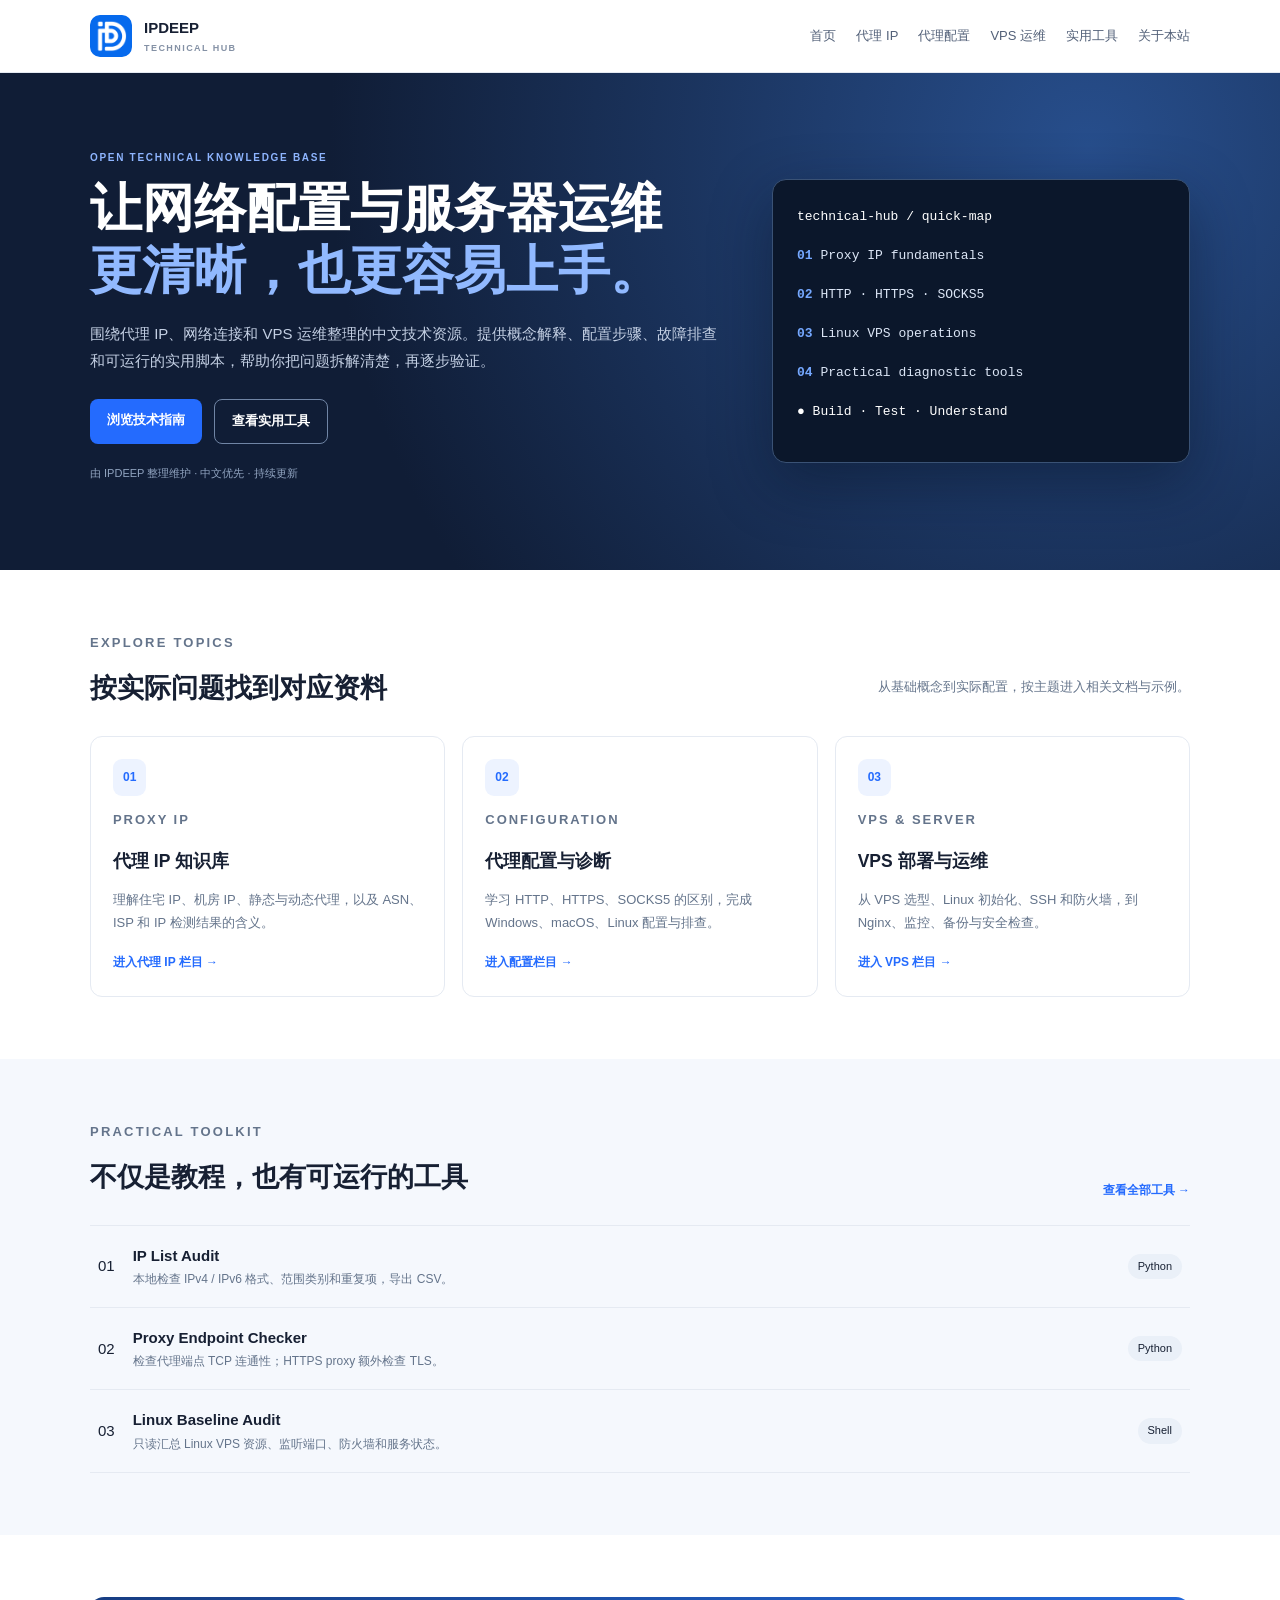
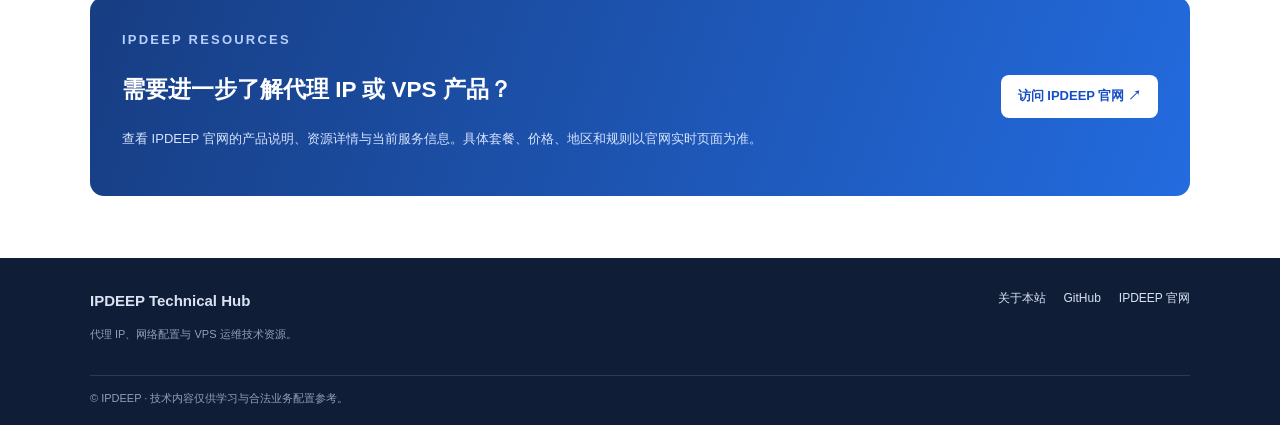
<file: site/index.html>
<!doctype html><html lang="zh-CN"><head><meta charset="utf-8"><meta name="viewport" content="width=device-width,initial-scale=1"><title>IPDEEP Technical Hub｜代理 IP、网络配置与 VPS 技术知识中心</title><meta name="description" content="IPDEEP Technical Hub 汇集住宅代理 IP 基础知识、HTTP/SOCKS5 配置教程、网络诊断工具与 Linux VPS 运维指南。"><meta name="robots" content="index,follow"><meta name="msvalidate.01" content="C51D090CA769241BD1CD46C1AA747182" /><meta name="google-site-verification" content="ZJVlQtAeq_1U7q-8bsJB5YxWy-PZSalnBCgmgAnpC2E" /><link rel="canonical" href="https://ipdeep.github.io/residential-proxy-technical-guide/"><link rel="stylesheet" href="assets/style.css"></head><body><header class="site-header"><div class="container header-inner"><a class="brand" href="index.html"><img src="assets/200x200.png" alt="IPDEEP Logo" class="site-logo"><span>IPDEEP <small>TECHNICAL HUB</small></span></a><nav aria-label="主导航"><a href="index.html">首页</a><a href="proxy-ip.html">代理 IP</a><a href="configuration.html">代理配置</a><a href="vps.html">VPS 运维</a><a href="tools.html">实用工具</a><a href="about.html">关于本站</a></nav></div></header><main><section class="hero"><div class="container hero-grid"><div><p class="eyebrow">OPEN TECHNICAL KNOWLEDGE BASE</p><h1>让网络配置与服务器运维<br><span>更清晰，也更容易上手。</span></h1><p class="hero-copy">围绕代理 IP、网络连接和 VPS 运维整理的中文技术资源。提供概念解释、配置步骤、故障排查和可运行的实用脚本，帮助你把问题拆解清楚，再逐步验证。</p><div class="actions"><a class="button primary" href="proxy-ip.html">浏览技术指南</a><a class="button secondary" href="tools.html">查看实用工具</a></div><p class="hero-note">由 IPDEEP 整理维护 · 中文优先 · 持续更新</p></div><div class="terminal"><div>technical-hub / quick-map</div><p><b>01</b> <span>Proxy IP fundamentals</span></p><p><b>02</b> <span>HTTP · HTTPS · SOCKS5</span></p><p><b>03</b> <span>Linux VPS operations</span></p><p><b>04</b> <span>Practical diagnostic tools</span></p><p>● Build · Test · Understand</p></div></div></section><section class="container section"><div class="heading"><div><p class="eyebrow">EXPLORE TOPICS</p><h2>按实际问题找到对应资料</h2></div><p>从基础概念到实际配置，按主题进入相关文档与示例。</p></div><div class="cards"><article class="card"><span class="num">01</span><p class="tag">PROXY IP</p><h3>代理 IP 知识库</h3><p>理解住宅 IP、机房 IP、静态与动态代理，以及 ASN、ISP 和 IP 检测结果的含义。</p><a class="text-link" href="proxy-ip.html">进入代理 IP 栏目 →</a></article><article class="card"><span class="num">02</span><p class="tag">CONFIGURATION</p><h3>代理配置与诊断</h3><p>学习 HTTP、HTTPS、SOCKS5 的区别，完成 Windows、macOS、Linux 配置与排查。</p><a class="text-link" href="configuration.html">进入配置栏目 →</a></article><article class="card"><span class="num">03</span><p class="tag">VPS & SERVER</p><h3>VPS 部署与运维</h3><p>从 VPS 选型、Linux 初始化、SSH 和防火墙，到 Nginx、监控、备份与安全检查。</p><a class="text-link" href="vps.html">进入 VPS 栏目 →</a></article></div></section><section class="soft"><div class="container section"><div class="heading"><div><p class="eyebrow">PRACTICAL TOOLKIT</p><h2>不仅是教程，也有可运行的工具</h2></div><a class="text-link" href="tools.html">查看全部工具 →</a></div><div class="tool-list"><a class="tool-row" href="tools.html#ip-audit"><span>01</span><span><b>IP List Audit</b><small>本地检查 IPv4 / IPv6 格式、范围类别和重复项，导出 CSV。</small></span><span class="tool-type">Python</span></a><a class="tool-row" href="tools.html#proxy-check"><span>02</span><span><b>Proxy Endpoint Checker</b><small>检查代理端点 TCP 连通性；HTTPS proxy 额外检查 TLS。</small></span><span class="tool-type">Python</span></a><a class="tool-row" href="tools.html#vps-audit"><span>03</span><span><b>Linux Baseline Audit</b><small>只读汇总 Linux VPS 资源、监听端口、防火墙和服务状态。</small></span><span class="tool-type">Shell</span></a></div></div></section><section class="container section"><div class="cta"><div><p class="eyebrow">IPDEEP RESOURCES</p><h2>需要进一步了解代理 IP 或 VPS 产品？</h2><p>查看 IPDEEP 官网的产品说明、资源详情与当前服务信息。具体套餐、价格、地区和规则以官网实时页面为准。</p></div><a class="button light" href="https://www.ipdeep.cn/?utm_source=github&utm_medium=referral&utm_campaign=technical_hub&utm_content=home">访问 IPDEEP 官网 ↗</a></div></section></main><footer><div class="container footer-inner"><div><b>IPDEEP Technical Hub</b><p>代理 IP、网络配置与 VPS 运维技术资源。</p></div><div class="footer-nav"><a href="about.html">关于本站</a><a href="https://github.com/IPDEEP">GitHub</a><a href="https://www.ipdeep.cn/">IPDEEP 官网</a></div></div><div class="container copyright">© IPDEEP · 技术内容仅供学习与合法业务配置参考。</div></footer></body></html>
</file>
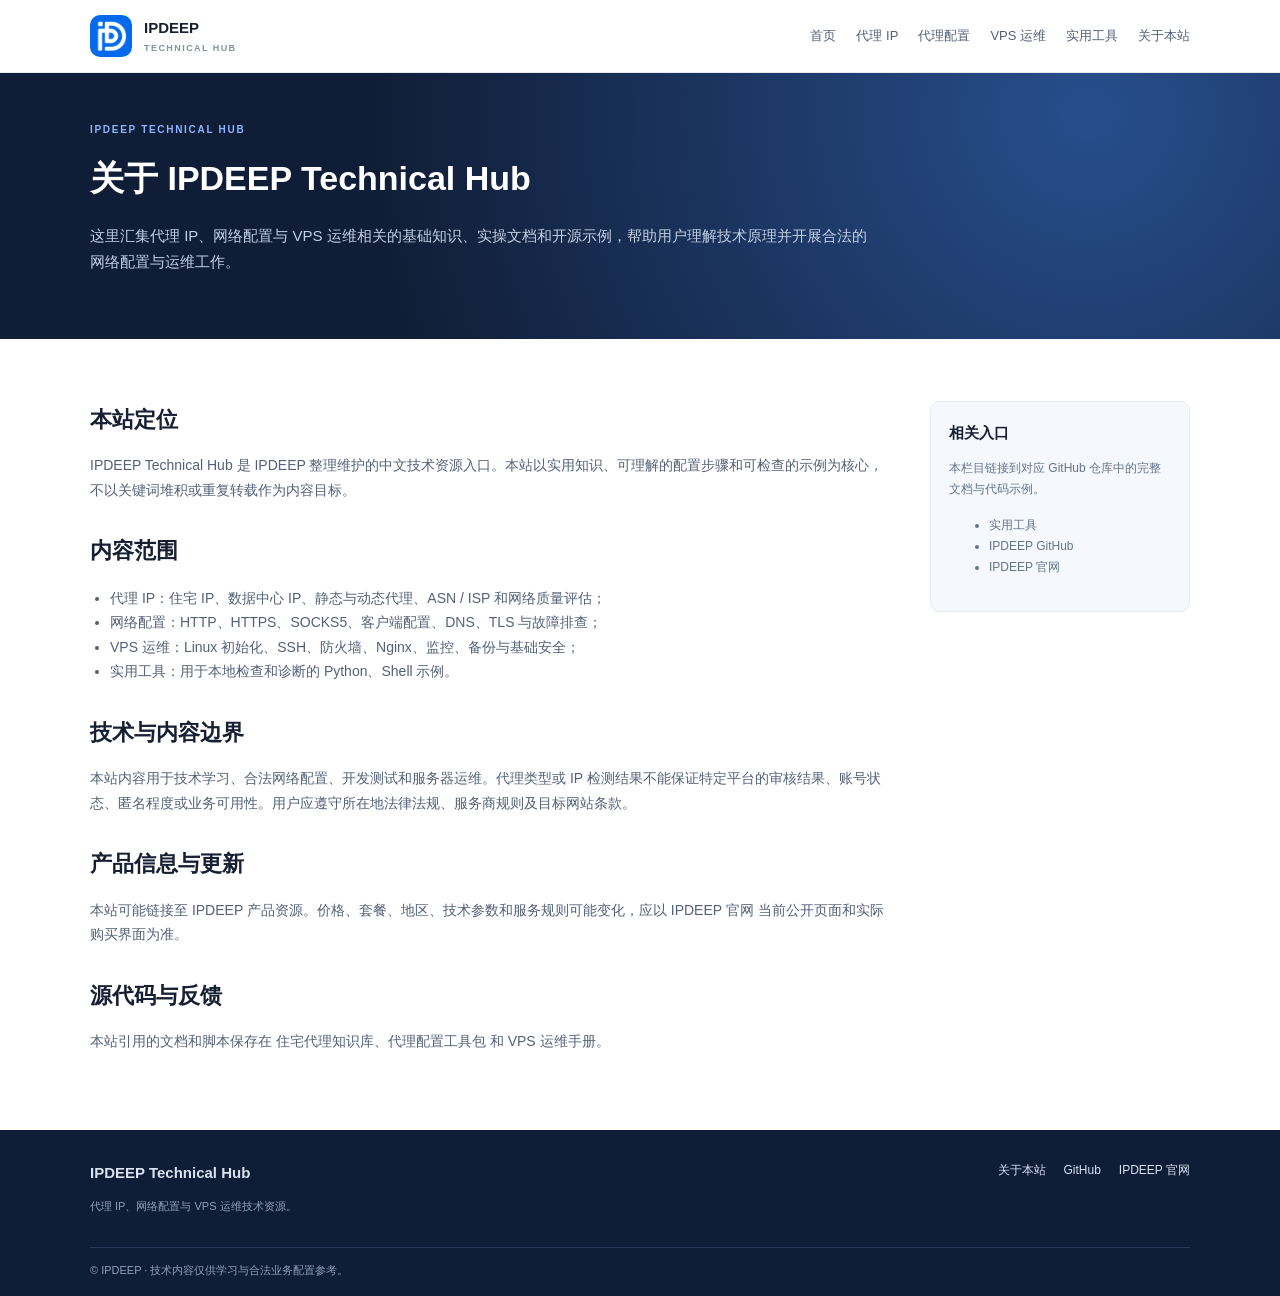
<file: site/about.html>
<!doctype html><html lang="zh-CN"><head><meta charset="utf-8"><meta name="viewport" content="width=device-width,initial-scale=1"><title>关于 IPDEEP Technical Hub｜技术资源与内容说明</title><meta name="description" content="IPDEEP Technical Hub 是一个中文技术知识入口，整理代理 IP、网络配置和 VPS 运维相关技术文档、工具代码与使用边界。"><meta name="robots" content="index,follow"><link rel="canonical" href="https://ipdeep.github.io/residential-proxy-technical-guide/about.html"><link rel="stylesheet" href="assets/style.css"></head><body><header class="site-header"><div class="container header-inner"><a class="brand" href="index.html"><img src="assets/200x200.png" alt="IPDEEP Logo" class="site-logo"><span>IPDEEP <small>TECHNICAL HUB</small></span></a><nav aria-label="主导航"><a href="index.html">首页</a><a href="proxy-ip.html">代理 IP</a><a href="configuration.html">代理配置</a><a href="vps.html">VPS 运维</a><a href="tools.html">实用工具</a><a href="about.html">关于本站</a></nav></div></header><section class="page-hero"><div class="container"><p class="eyebrow">IPDEEP TECHNICAL HUB</p><h1>关于 IPDEEP Technical Hub</h1><p>这里汇集代理 IP、网络配置与 VPS 运维相关的基础知识、实操文档和开源示例，帮助用户理解技术原理并开展合法的网络配置与运维工作。</p></div></section><main class="container section content-grid"><div class="content"><h2>本站定位</h2><p>IPDEEP Technical Hub 是 IPDEEP 整理维护的中文技术资源入口。本站以实用知识、可理解的配置步骤和可检查的示例为核心，不以关键词堆积或重复转载作为内容目标。</p><h2>内容范围</h2><ul><li>代理 IP：住宅 IP、数据中心 IP、静态与动态代理、ASN / ISP 和网络质量评估；</li><li>网络配置：HTTP、HTTPS、SOCKS5、客户端配置、DNS、TLS 与故障排查；</li><li>VPS 运维：Linux 初始化、SSH、防火墙、Nginx、监控、备份与基础安全；</li><li>实用工具：用于本地检查和诊断的 Python、Shell 示例。</li></ul><h2>技术与内容边界</h2><p>本站内容用于技术学习、合法网络配置、开发测试和服务器运维。代理类型或 IP 检测结果不能保证特定平台的审核结果、账号状态、匿名程度或业务可用性。用户应遵守所在地法律法规、服务商规则及目标网站条款。</p><h2>产品信息与更新</h2><p>本站可能链接至 IPDEEP 产品资源。价格、套餐、地区、技术参数和服务规则可能变化，应以 <a href="https://www.ipdeep.cn/">IPDEEP 官网</a> 当前公开页面和实际购买界面为准。</p><h2>源代码与反馈</h2><p>本站引用的文档和脚本保存在 <a href="https://github.com/IPDEEP/residential-proxy-technical-guide">住宅代理知识库</a>、<a href="https://github.com/IPDEEP/proxy-configuration-toolkit">代理配置工具包</a> 和 <a href="https://github.com/IPDEEP/vps-deployment-handbook">VPS 运维手册</a>。</p></div><aside class="side"><b>相关入口</b><p>本栏目链接到对应 GitHub 仓库中的完整文档与代码示例。</p><ul><li><a href="tools.html">实用工具</a></li><li><a href="https://github.com/IPDEEP">IPDEEP GitHub</a></li><li><a href="https://www.ipdeep.cn/">IPDEEP 官网</a></li></ul></aside></main><footer><div class="container footer-inner"><div><b>IPDEEP Technical Hub</b><p>代理 IP、网络配置与 VPS 运维技术资源。</p></div><div class="footer-nav"><a href="about.html">关于本站</a><a href="https://github.com/IPDEEP">GitHub</a><a href="https://www.ipdeep.cn/">IPDEEP 官网</a></div></div><div class="container copyright">© IPDEEP · 技术内容仅供学习与合法业务配置参考。</div></footer></body></html>
</file>
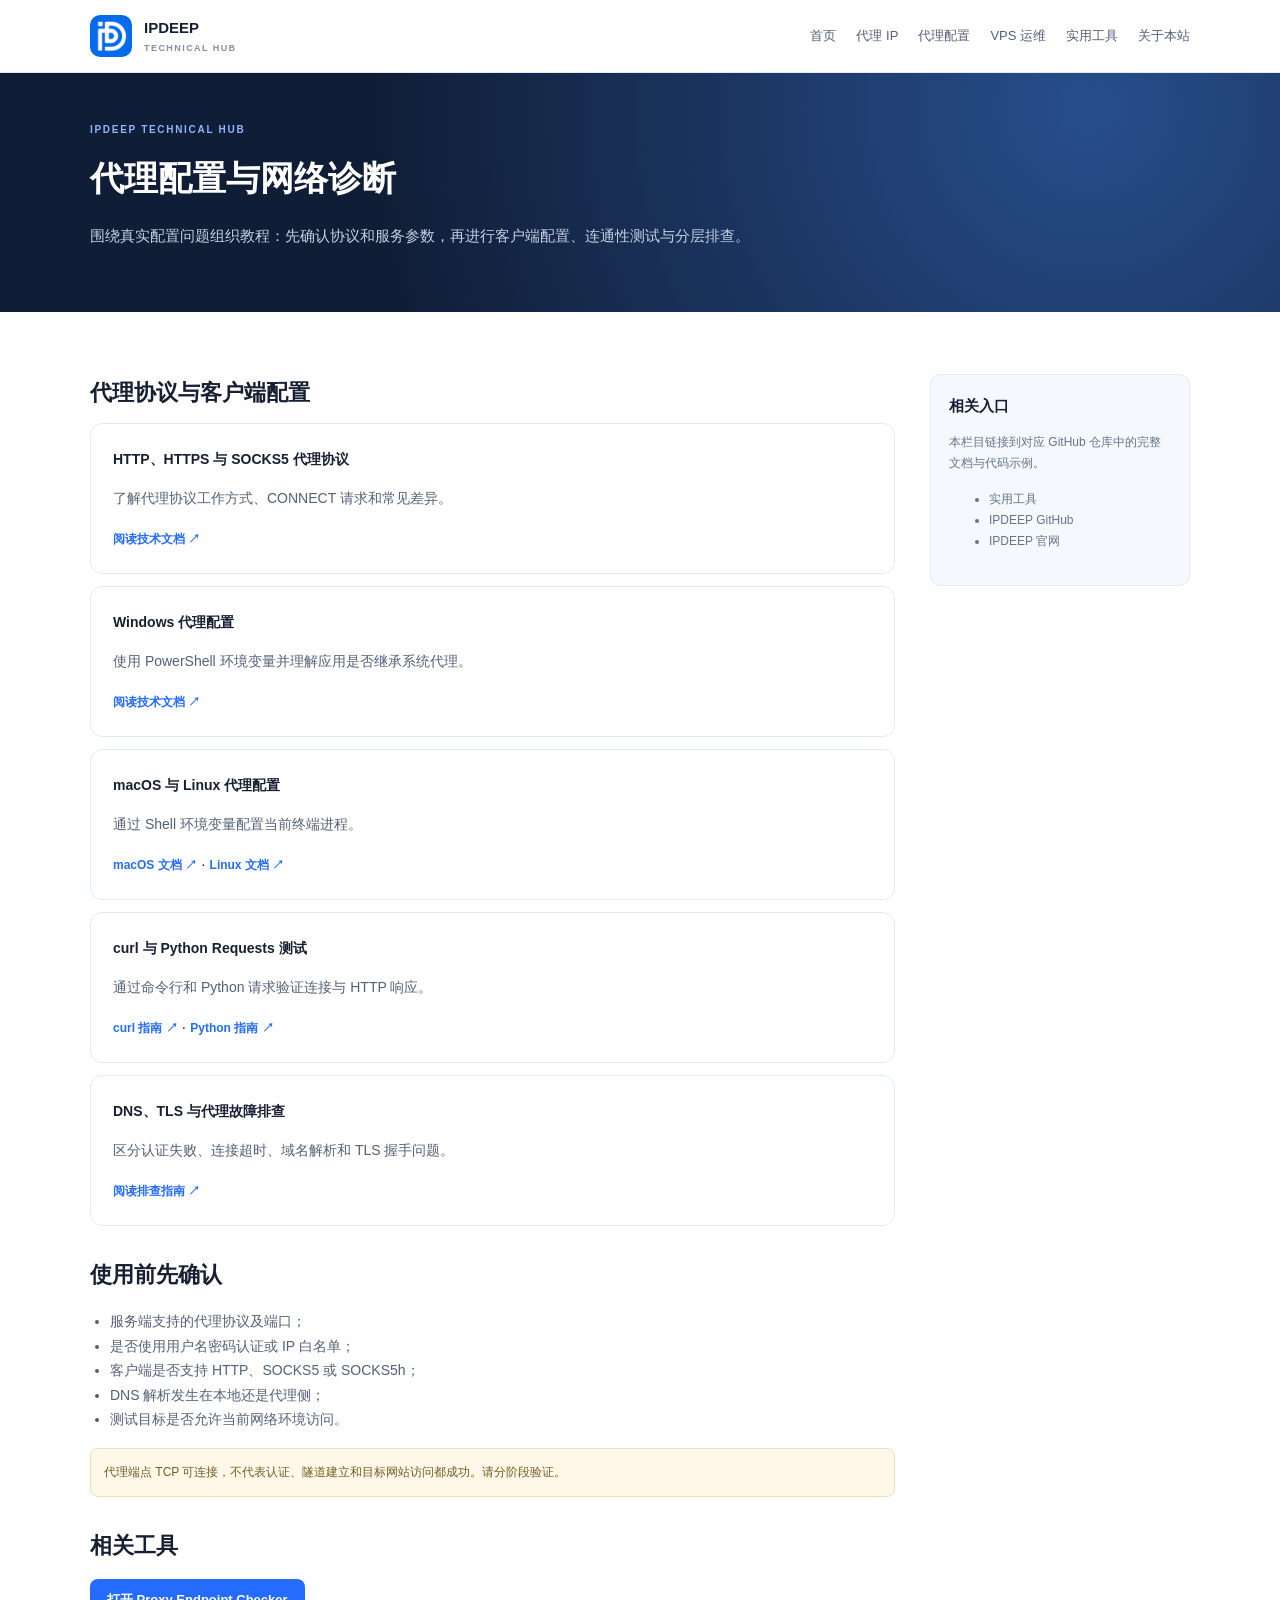
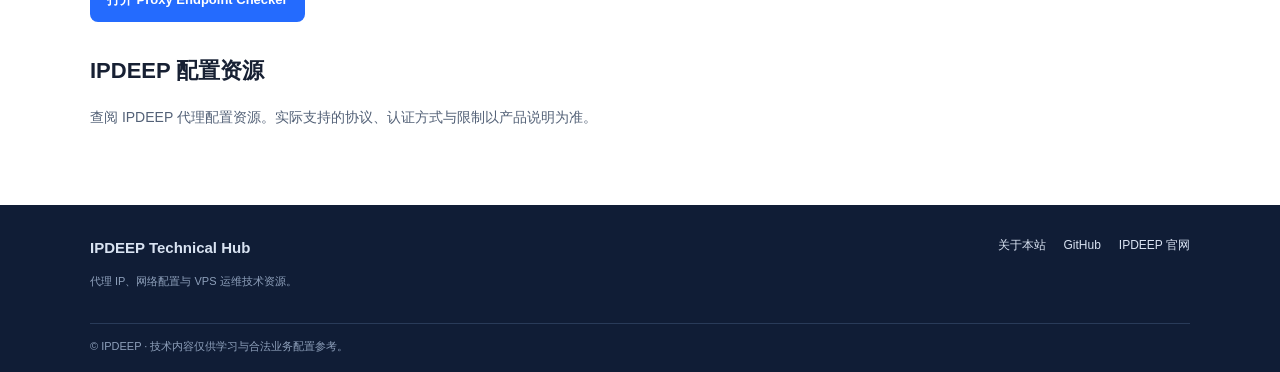
<file: site/configuration.html>
<!doctype html><html lang="zh-CN"><head><meta charset="utf-8"><meta name="viewport" content="width=device-width,initial-scale=1"><title>代理配置教程｜HTTP、HTTPS、SOCKS5 与故障排查 - IPDEEP</title><meta name="description" content="学习 HTTP、HTTPS proxy、SOCKS5 配置，掌握 Windows、macOS、Linux、curl 和 Python Requests 的代理设置与网络故障排查。"><meta name="robots" content="index,follow"><link rel="canonical" href="https://ipdeep.github.io/residential-proxy-technical-guide/configuration.html"><link rel="stylesheet" href="assets/style.css"></head><body><header class="site-header"><div class="container header-inner"><a class="brand" href="index.html"><img src="assets/200x200.png" alt="IPDEEP Logo" class="site-logo"><span>IPDEEP <small>TECHNICAL HUB</small></span></a><nav aria-label="主导航"><a href="index.html">首页</a><a href="proxy-ip.html">代理 IP</a><a href="configuration.html">代理配置</a><a href="vps.html">VPS 运维</a><a href="tools.html">实用工具</a><a href="about.html">关于本站</a></nav></div></header><section class="page-hero"><div class="container"><p class="eyebrow">IPDEEP TECHNICAL HUB</p><h1>代理配置与网络诊断</h1><p>围绕真实配置问题组织教程：先确认协议和服务参数，再进行客户端配置、连通性测试与分层排查。</p></div></section><main class="container section content-grid"><div class="content"><h2>代理协议与客户端配置</h2><div class="resource-list"><div class="resource"><b>HTTP、HTTPS 与 SOCKS5 代理协议</b><p>了解代理协议工作方式、CONNECT 请求和常见差异。</p><a href="https://github.com/IPDEEP/proxy-configuration-toolkit/blob/main/docs/01-proxy-protocols.md">阅读技术文档 ↗</a></div><div class="resource"><b>Windows 代理配置</b><p>使用 PowerShell 环境变量并理解应用是否继承系统代理。</p><a href="https://github.com/IPDEEP/proxy-configuration-toolkit/blob/main/docs/02-windows-configuration.md">阅读技术文档 ↗</a></div><div class="resource"><b>macOS 与 Linux 代理配置</b><p>通过 Shell 环境变量配置当前终端进程。</p><a href="https://github.com/IPDEEP/proxy-configuration-toolkit/blob/main/docs/03-macos-configuration.md">macOS 文档 ↗</a> · <a href="https://github.com/IPDEEP/proxy-configuration-toolkit/blob/main/docs/04-linux-configuration.md">Linux 文档 ↗</a></div><div class="resource"><b>curl 与 Python Requests 测试</b><p>通过命令行和 Python 请求验证连接与 HTTP 响应。</p><a href="https://github.com/IPDEEP/proxy-configuration-toolkit/blob/main/docs/05-curl-testing.md">curl 指南 ↗</a> · <a href="https://github.com/IPDEEP/proxy-configuration-toolkit/blob/main/docs/06-python-requests.md">Python 指南 ↗</a></div><div class="resource"><b>DNS、TLS 与代理故障排查</b><p>区分认证失败、连接超时、域名解析和 TLS 握手问题。</p><a href="https://github.com/IPDEEP/proxy-configuration-toolkit/blob/main/docs/07-connection-troubleshooting.md">阅读排查指南 ↗</a></div></div><h2>使用前先确认</h2><ul><li>服务端支持的代理协议及端口；</li><li>是否使用用户名密码认证或 IP 白名单；</li><li>客户端是否支持 HTTP、SOCKS5 或 SOCKS5h；</li><li>DNS 解析发生在本地还是代理侧；</li><li>测试目标是否允许当前网络环境访问。</li></ul><div class="notice">代理端点 TCP 可连接，不代表认证、隧道建立和目标网站访问都成功。请分阶段验证。</div><h2>相关工具</h2><p><a class="button primary" href="tools.html#proxy-check">打开 Proxy Endpoint Checker</a></p><h2>IPDEEP 配置资源</h2><p>查阅 <a href="https://www.ipdeep.cn/integrations?utm_source=github&utm_medium=referral&utm_campaign=technical_hub&utm_content=configuration">IPDEEP 代理配置资源</a>。实际支持的协议、认证方式与限制以产品说明为准。</p></div><aside class="side"><b>相关入口</b><p>本栏目链接到对应 GitHub 仓库中的完整文档与代码示例。</p><ul><li><a href="tools.html">实用工具</a></li><li><a href="https://github.com/IPDEEP">IPDEEP GitHub</a></li><li><a href="https://www.ipdeep.cn/">IPDEEP 官网</a></li></ul></aside></main><footer><div class="container footer-inner"><div><b>IPDEEP Technical Hub</b><p>代理 IP、网络配置与 VPS 运维技术资源。</p></div><div class="footer-nav"><a href="about.html">关于本站</a><a href="https://github.com/IPDEEP">GitHub</a><a href="https://www.ipdeep.cn/">IPDEEP 官网</a></div></div><div class="container copyright">© IPDEEP · 技术内容仅供学习与合法业务配置参考。</div></footer></body></html>
</file>
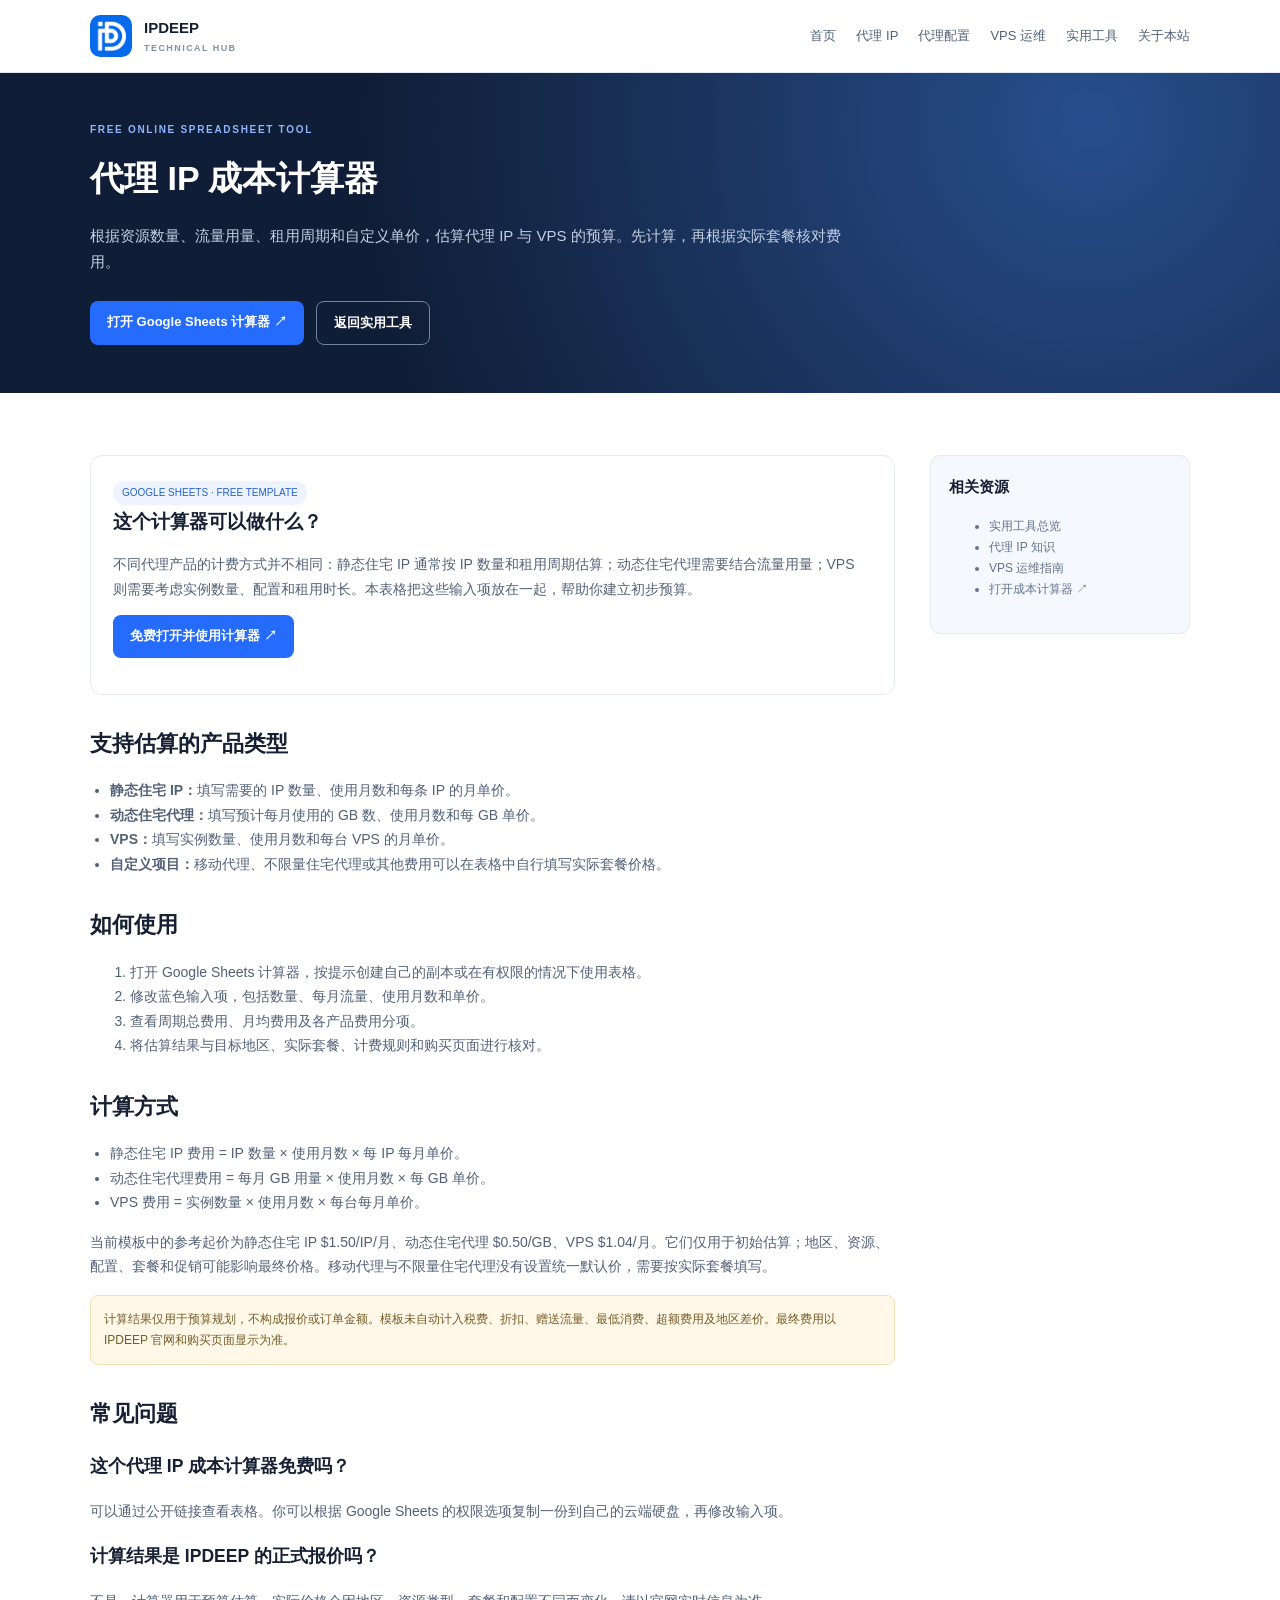
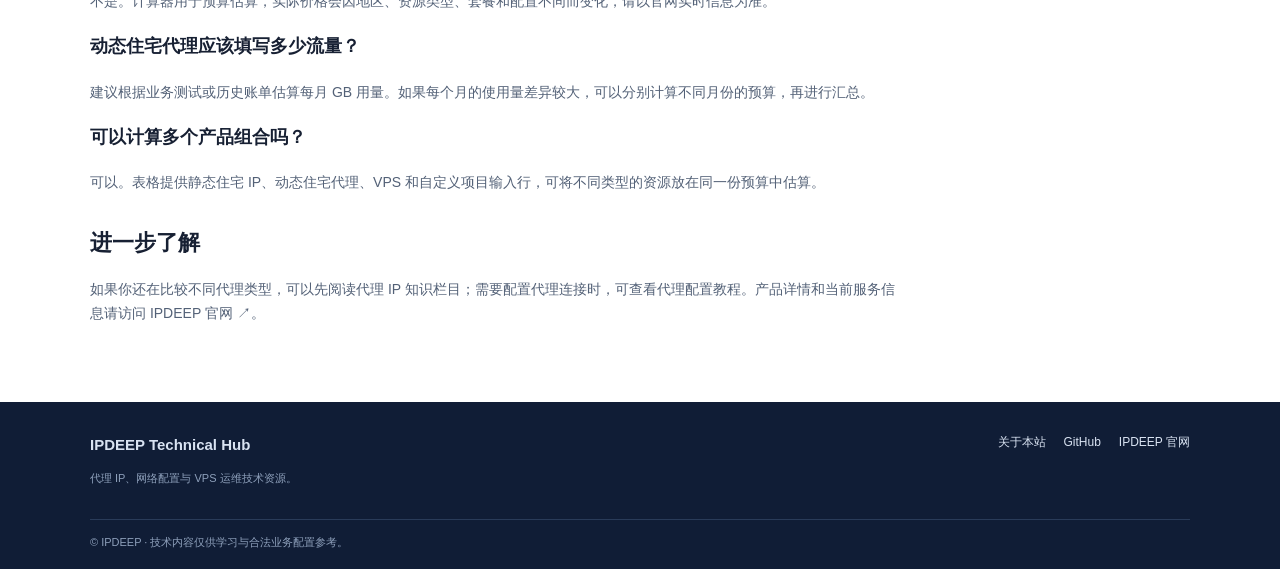
<file: site/proxy-cost-calculator.html>
<!doctype html>
<html lang="zh-CN">
<head>
<meta charset="utf-8">
<meta name="viewport" content="width=device-width,initial-scale=1">
<title>代理 IP 成本计算器：静态住宅 IP、动态代理与 VPS 预算估算｜IPDEEP</title>
<meta name="description" content="使用免费的代理 IP 成本计算器，按 IP 数量、动态流量、VPS 台数和使用周期估算预算。支持自定义单价，了解静态住宅 IP、动态住宅代理与 VPS 的成本构成。">
<meta name="robots" content="index,follow">
<link rel="canonical" href="https://ipdeep.github.io/residential-proxy-technical-guide/proxy-cost-calculator.html">
<link rel="stylesheet" href="assets/style.css">
</head>
<body>
<header class="site-header"><div class="container header-inner"><a class="brand" href="index.html"><img src="assets/200x200.png" alt="IPDEEP Logo" class="site-logo"><span>IPDEEP <small>TECHNICAL HUB</small></span></a><nav aria-label="主导航"><a href="index.html">首页</a><a href="proxy-ip.html">代理 IP</a><a href="configuration.html">代理配置</a><a href="vps.html">VPS 运维</a><a href="tools.html">实用工具</a><a href="about.html">关于本站</a></nav></div></header>
<section class="page-hero"><div class="container"><p class="eyebrow">FREE ONLINE SPREADSHEET TOOL</p><h1>代理 IP 成本计算器</h1><p>根据资源数量、流量用量、租用周期和自定义单价，估算代理 IP 与 VPS 的预算。先计算，再根据实际套餐核对费用。</p><div class="actions"><a class="button primary" href="https://docs.google.com/spreadsheets/d/17qOTPLSH8zF1hm3-V_S6blJo3Av73Ac9824w0NBkkM0/edit?usp=sharing" target="_blank" rel="noopener noreferrer">打开 Google Sheets 计算器 ↗</a><a class="button secondary" href="tools.html">返回实用工具</a></div></div></section>
<main class="container section content-grid"><div class="content">
<article class="tool"><span class="pill">GOOGLE SHEETS · FREE TEMPLATE</span><h2>这个计算器可以做什么？</h2><p>不同代理产品的计费方式并不相同：静态住宅 IP 通常按 IP 数量和租用周期估算；动态住宅代理需要结合流量用量；VPS 则需要考虑实例数量、配置和租用时长。本表格把这些输入项放在一起，帮助你建立初步预算。</p><p><a class="button primary" href="https://docs.google.com/spreadsheets/d/17qOTPLSH8zF1hm3-V_S6blJo3Av73Ac9824w0NBkkM0/edit?usp=sharing" target="_blank" rel="noopener noreferrer">免费打开并使用计算器 ↗</a></p></article>
<h2>支持估算的产品类型</h2>
<ul>
<li><b>静态住宅 IP：</b>填写需要的 IP 数量、使用月数和每条 IP 的月单价。</li>
<li><b>动态住宅代理：</b>填写预计每月使用的 GB 数、使用月数和每 GB 单价。</li>
<li><b>VPS：</b>填写实例数量、使用月数和每台 VPS 的月单价。</li>
<li><b>自定义项目：</b>移动代理、不限量住宅代理或其他费用可以在表格中自行填写实际套餐价格。</li>
</ul>
<h2>如何使用</h2>
<ol>
<li>打开 Google Sheets 计算器，按提示创建自己的副本或在有权限的情况下使用表格。</li>
<li>修改蓝色输入项，包括数量、每月流量、使用月数和单价。</li>
<li>查看周期总费用、月均费用及各产品费用分项。</li>
<li>将估算结果与目标地区、实际套餐、计费规则和购买页面进行核对。</li>
</ol>
<h2>计算方式</h2>
<ul>
<li>静态住宅 IP 费用 = IP 数量 × 使用月数 × 每 IP 每月单价。</li>
<li>动态住宅代理费用 = 每月 GB 用量 × 使用月数 × 每 GB 单价。</li>
<li>VPS 费用 = 实例数量 × 使用月数 × 每台每月单价。</li>
</ul>
<p>当前模板中的参考起价为静态住宅 IP $1.50/IP/月、动态住宅代理 $0.50/GB、VPS $1.04/月。它们仅用于初始估算；地区、资源、配置、套餐和促销可能影响最终价格。移动代理与不限量住宅代理没有设置统一默认价，需要按实际套餐填写。</p>
<div class="notice">计算结果仅用于预算规划，不构成报价或订单金额。模板未自动计入税费、折扣、赠送流量、最低消费、超额费用及地区差价。最终费用以 IPDEEP 官网和购买页面显示为准。</div>
<h2>常见问题</h2>
<h3>这个代理 IP 成本计算器免费吗？</h3><p>可以通过公开链接查看表格。你可以根据 Google Sheets 的权限选项复制一份到自己的云端硬盘，再修改输入项。</p>
<h3>计算结果是 IPDEEP 的正式报价吗？</h3><p>不是。计算器用于预算估算，实际价格会因地区、资源类型、套餐和配置不同而变化，请以官网实时信息为准。</p>
<h3>动态住宅代理应该填写多少流量？</h3><p>建议根据业务测试或历史账单估算每月 GB 用量。如果每个月的使用量差异较大，可以分别计算不同月份的预算，再进行汇总。</p>
<h3>可以计算多个产品组合吗？</h3><p>可以。表格提供静态住宅 IP、动态住宅代理、VPS 和自定义项目输入行，可将不同类型的资源放在同一份预算中估算。</p>
<h2>进一步了解</h2><p>如果你还在比较不同代理类型，可以先阅读<a href="proxy-ip.html">代理 IP 知识栏目</a>；需要配置代理连接时，可查看<a href="configuration.html">代理配置教程</a>。产品详情和当前服务信息请访问 <a href="https://www.ipdeep.cn/?utm_source=github&utm_medium=referral&utm_campaign=technical_hub&utm_content=proxy_cost_calculator">IPDEEP 官网 ↗</a>。</p>
</div><aside class="side"><b>相关资源</b><ul><li><a href="tools.html">实用工具总览</a></li><li><a href="proxy-ip.html">代理 IP 知识</a></li><li><a href="vps.html">VPS 运维指南</a></li><li><a href="https://docs.google.com/spreadsheets/d/17qOTPLSH8zF1hm3-V_S6blJo3Av73Ac9824w0NBkkM0/edit?usp=sharing" target="_blank" rel="noopener noreferrer">打开成本计算器 ↗</a></li></ul></aside></main>
<footer><div class="container footer-inner"><div><b>IPDEEP Technical Hub</b><p>代理 IP、网络配置与 VPS 运维技术资源。</p></div><div class="footer-nav"><a href="about.html">关于本站</a><a href="https://github.com/IPDEEP">GitHub</a><a href="https://www.ipdeep.cn/">IPDEEP 官网</a></div></div><div class="container copyright">© IPDEEP · 技术内容仅供学习与合法业务配置参考。</div></footer>
</body></html>
</file>
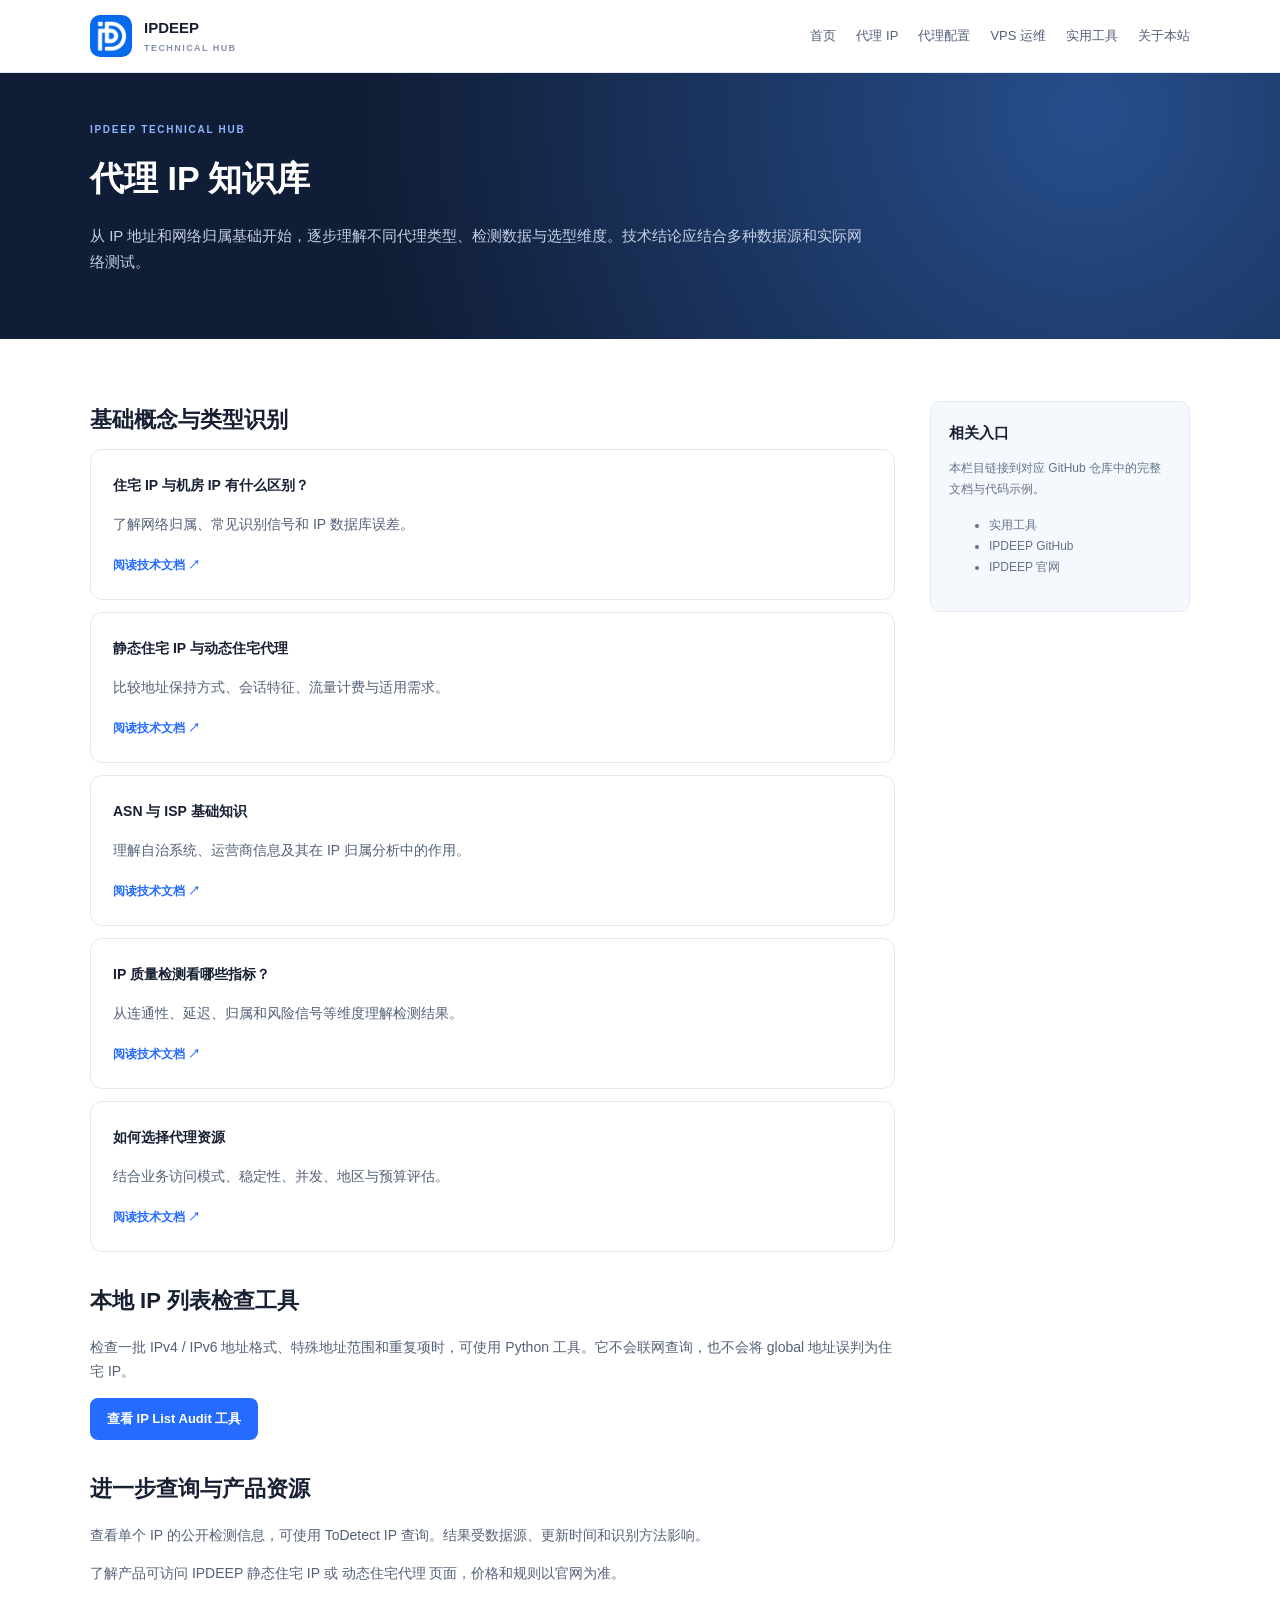
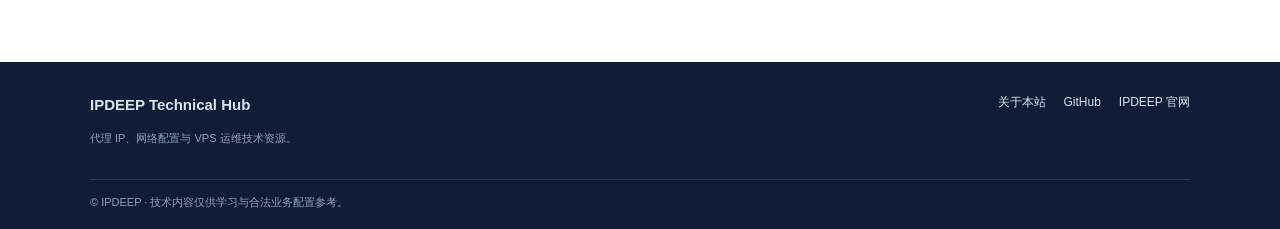
<file: site/proxy-ip.html>
<!doctype html><html lang="zh-CN"><head><meta charset="utf-8"><meta name="viewport" content="width=device-width,initial-scale=1"><title>代理 IP 知识库｜住宅 IP、静态代理与动态代理 - IPDEEP</title><meta name="description" content="了解住宅 IP、数据中心 IP、静态与动态住宅代理、ASN、ISP、IP 地址识别和网络质量评估。"><meta name="robots" content="index,follow"><link rel="canonical" href="https://ipdeep.github.io/residential-proxy-technical-guide/proxy-ip.html"><link rel="stylesheet" href="assets/style.css"></head><body><header class="site-header"><div class="container header-inner"><a class="brand" href="index.html"><img src="assets/200x200.png" alt="IPDEEP Logo" class="site-logo"><span>IPDEEP <small>TECHNICAL HUB</small></span></a><nav aria-label="主导航"><a href="index.html">首页</a><a href="proxy-ip.html">代理 IP</a><a href="configuration.html">代理配置</a><a href="vps.html">VPS 运维</a><a href="tools.html">实用工具</a><a href="about.html">关于本站</a></nav></div></header><section class="page-hero"><div class="container"><p class="eyebrow">IPDEEP TECHNICAL HUB</p><h1>代理 IP 知识库</h1><p>从 IP 地址和网络归属基础开始，逐步理解不同代理类型、检测数据与选型维度。技术结论应结合多种数据源和实际网络测试。</p></div></section><main class="container section content-grid"><div class="content"><h2>基础概念与类型识别</h2><div class="resource-list"><div class="resource"><b>住宅 IP 与机房 IP 有什么区别？</b><p>了解网络归属、常见识别信号和 IP 数据库误差。</p><a href="https://github.com/IPDEEP/residential-proxy-technical-guide/blob/main/docs/02-residential-vs-datacenter.md">阅读技术文档 ↗</a></div><div class="resource"><b>静态住宅 IP 与动态住宅代理</b><p>比较地址保持方式、会话特征、流量计费与适用需求。</p><a href="https://github.com/IPDEEP/residential-proxy-technical-guide/blob/main/docs/03-static-vs-dynamic.md">阅读技术文档 ↗</a></div><div class="resource"><b>ASN 与 ISP 基础知识</b><p>理解自治系统、运营商信息及其在 IP 归属分析中的作用。</p><a href="https://github.com/IPDEEP/residential-proxy-technical-guide/blob/main/docs/05-asn-and-isp.md">阅读技术文档 ↗</a></div><div class="resource"><b>IP 质量检测看哪些指标？</b><p>从连通性、延迟、归属和风险信号等维度理解检测结果。</p><a href="https://github.com/IPDEEP/residential-proxy-technical-guide/blob/main/docs/07-ip-quality-check.md">阅读技术文档 ↗</a></div><div class="resource"><b>如何选择代理资源</b><p>结合业务访问模式、稳定性、并发、地区与预算评估。</p><a href="https://github.com/IPDEEP/residential-proxy-technical-guide/blob/main/docs/09-proxy-selection-guide.md">阅读技术文档 ↗</a></div></div><h2>本地 IP 列表检查工具</h2><p>检查一批 IPv4 / IPv6 地址格式、特殊地址范围和重复项时，可使用 Python 工具。它不会联网查询，也不会将 global 地址误判为住宅 IP。</p><p><a class="button primary" href="tools.html#ip-audit">查看 IP List Audit 工具</a></p><h2>进一步查询与产品资源</h2><p>查看单个 IP 的公开检测信息，可使用 <a href="https://www.todetect.cn/ip/">ToDetect IP 查询</a>。结果受数据源、更新时间和识别方法影响。</p><p>了解产品可访问 <a href="https://www.ipdeep.cn/static-residence?utm_source=github&utm_medium=referral&utm_campaign=technical_hub&utm_content=proxy-ip">IPDEEP 静态住宅 IP</a> 或 <a href="https://www.ipdeep.cn/dynamic-residence?utm_source=github&utm_medium=referral&utm_campaign=technical_hub&utm_content=proxy-ip">动态住宅代理</a> 页面，价格和规则以官网为准。</p></div><aside class="side"><b>相关入口</b><p>本栏目链接到对应 GitHub 仓库中的完整文档与代码示例。</p><ul><li><a href="tools.html">实用工具</a></li><li><a href="https://github.com/IPDEEP">IPDEEP GitHub</a></li><li><a href="https://www.ipdeep.cn/">IPDEEP 官网</a></li></ul></aside></main><footer><div class="container footer-inner"><div><b>IPDEEP Technical Hub</b><p>代理 IP、网络配置与 VPS 运维技术资源。</p></div><div class="footer-nav"><a href="about.html">关于本站</a><a href="https://github.com/IPDEEP">GitHub</a><a href="https://www.ipdeep.cn/">IPDEEP 官网</a></div></div><div class="container copyright">© IPDEEP · 技术内容仅供学习与合法业务配置参考。</div></footer></body></html>
</file>
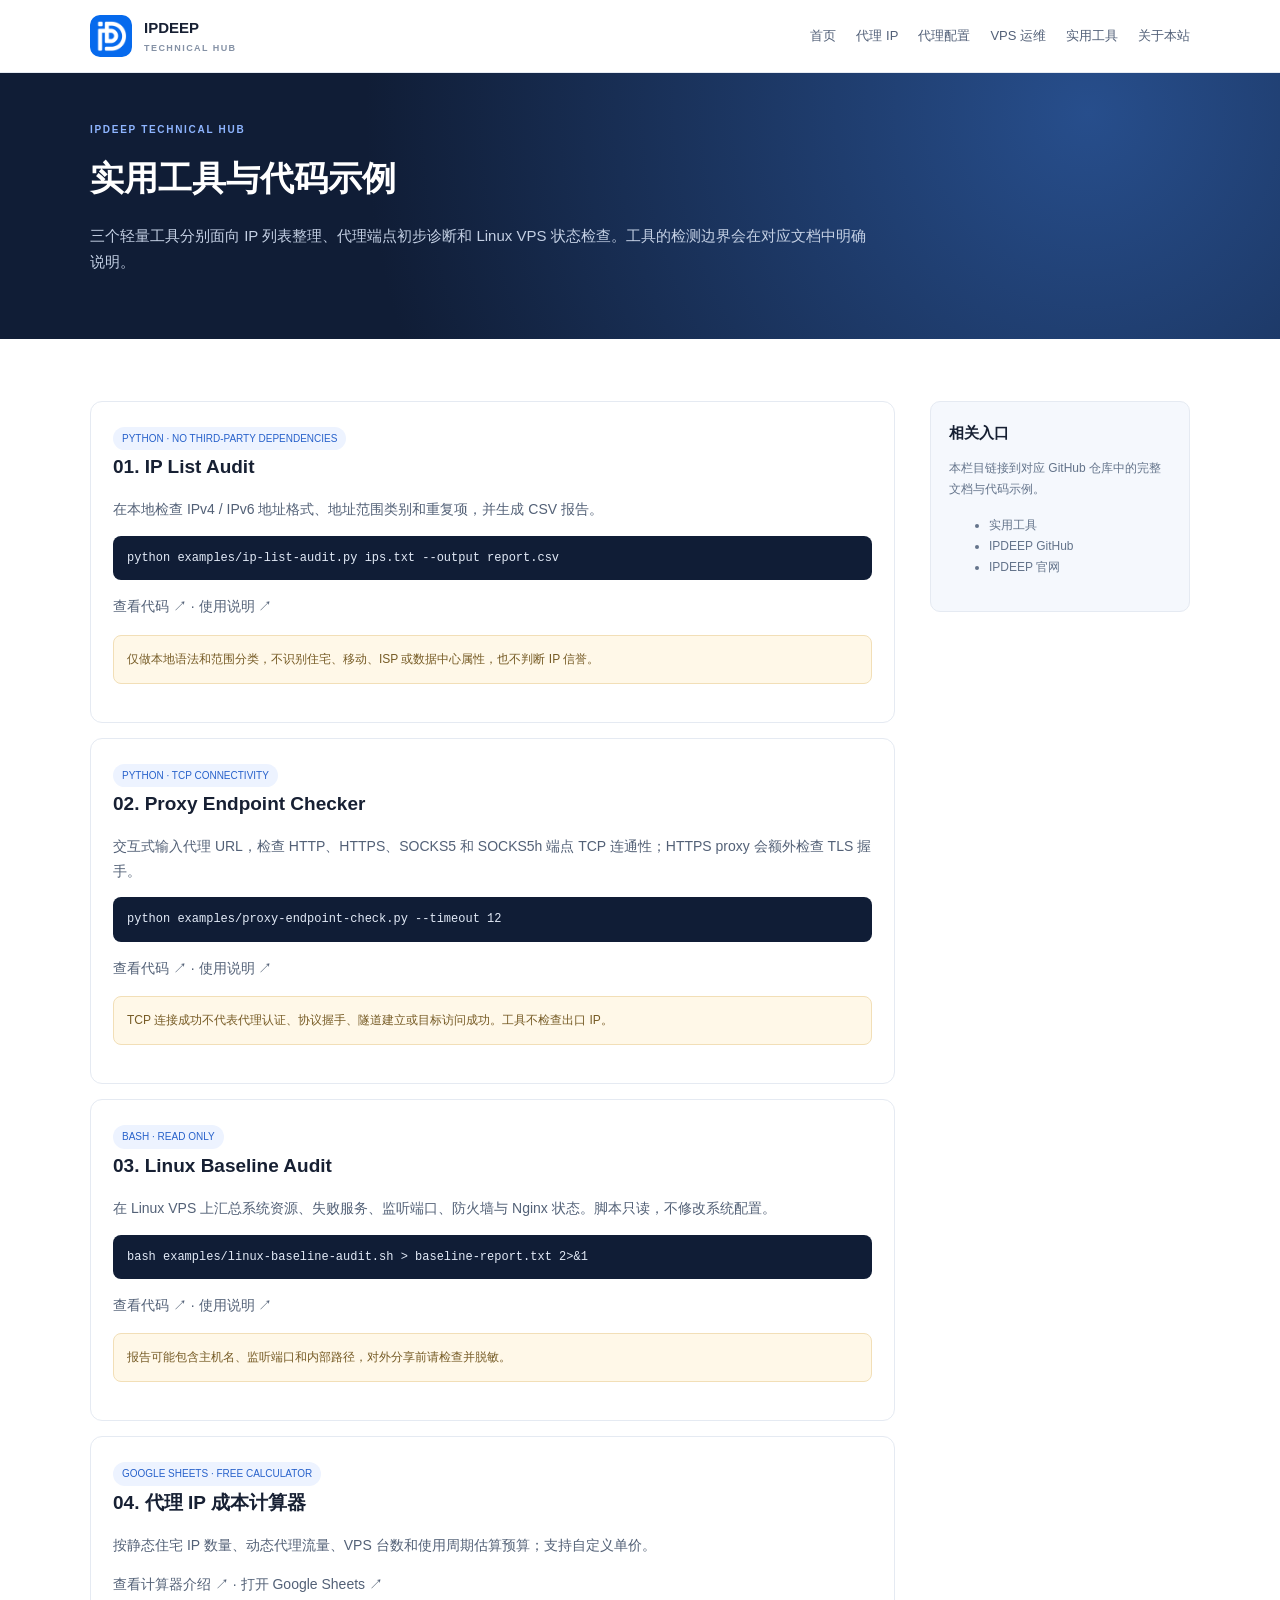
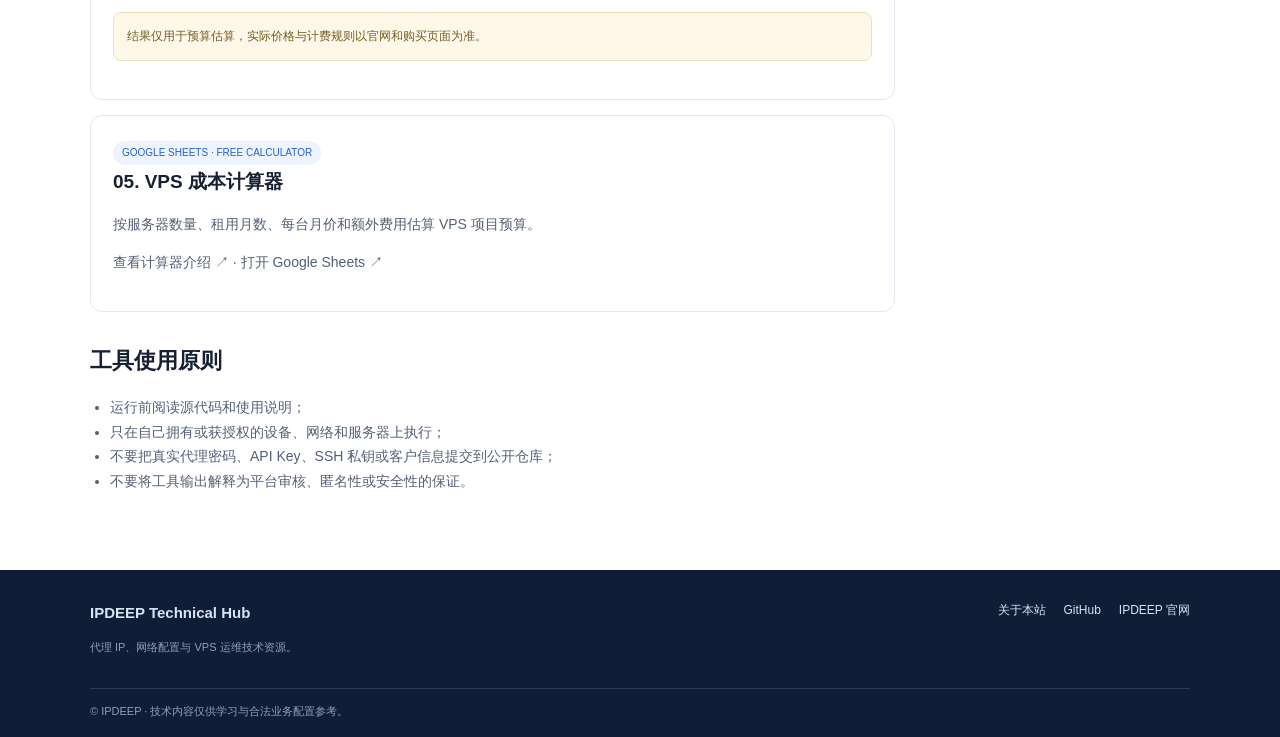
<file: site/tools.html>
<!doctype html><html lang="zh-CN"><head><meta charset="utf-8"><meta name="viewport" content="width=device-width,initial-scale=1"><title>实用工具｜IP List Audit、Proxy Endpoint Checker、Linux Baseline Audit - IPDEEP</title><meta name="description" content="IPDEEP 开源实用工具：批量 IP 地址格式和重复项检查、代理端点连通性检查、Linux VPS 基础状态只读审计。"><meta name="robots" content="index,follow"><link rel="canonical" href="https://ipdeep.github.io/residential-proxy-technical-guide/tools.html"><link rel="stylesheet" href="assets/style.css"></head><body><header class="site-header"><div class="container header-inner"><a class="brand" href="index.html"><img src="assets/200x200.png" alt="IPDEEP Logo" class="site-logo"><span>IPDEEP <small>TECHNICAL HUB</small></span></a><nav aria-label="主导航"><a href="index.html">首页</a><a href="proxy-ip.html">代理 IP</a><a href="configuration.html">代理配置</a><a href="vps.html">VPS 运维</a><a href="tools.html">实用工具</a><a href="about.html">关于本站</a></nav></div></header><section class="page-hero"><div class="container"><p class="eyebrow">IPDEEP TECHNICAL HUB</p><h1>实用工具与代码示例</h1><p>三个轻量工具分别面向 IP 列表整理、代理端点初步诊断和 Linux VPS 状态检查。工具的检测边界会在对应文档中明确说明。</p></div></section><main class="container section content-grid"><div class="content"><article class="tool" id="ip-audit"><span class="pill">PYTHON · NO THIRD-PARTY DEPENDENCIES</span><h2>01. IP List Audit</h2><p>在本地检查 IPv4 / IPv6 地址格式、地址范围类别和重复项，并生成 CSV 报告。</p><code class="code">python examples/ip-list-audit.py ips.txt --output report.csv</code><p><a href="https://github.com/IPDEEP/residential-proxy-technical-guide/blob/main/examples/ip-list-audit.py">查看代码 ↗</a> · <a href="https://github.com/IPDEEP/residential-proxy-technical-guide/blob/main/docs/10-ip-list-audit.md">使用说明 ↗</a></p><div class="notice">仅做本地语法和范围分类，不识别住宅、移动、ISP 或数据中心属性，也不判断 IP 信誉。</div></article><article class="tool" id="proxy-check"><span class="pill">PYTHON · TCP CONNECTIVITY</span><h2>02. Proxy Endpoint Checker</h2><p>交互式输入代理 URL，检查 HTTP、HTTPS、SOCKS5 和 SOCKS5h 端点 TCP 连通性；HTTPS proxy 会额外检查 TLS 握手。</p><code class="code">python examples/proxy-endpoint-check.py --timeout 12</code><p><a href="https://github.com/IPDEEP/proxy-configuration-toolkit/blob/main/examples/proxy-endpoint-check.py">查看代码 ↗</a> · <a href="https://github.com/IPDEEP/proxy-configuration-toolkit/blob/main/docs/11-proxy-endpoint-checker.md">使用说明 ↗</a></p><div class="notice">TCP 连接成功不代表代理认证、协议握手、隧道建立或目标访问成功。工具不检查出口 IP。</div></article><article class="tool" id="vps-audit"><span class="pill">BASH · READ ONLY</span><h2>03. Linux Baseline Audit</h2><p>在 Linux VPS 上汇总系统资源、失败服务、监听端口、防火墙与 Nginx 状态。脚本只读，不修改系统配置。</p><code class="code">bash examples/linux-baseline-audit.sh &gt; baseline-report.txt 2&gt;&amp;1</code><p><a href="https://github.com/IPDEEP/vps-deployment-handbook/blob/main/examples/linux-baseline-audit.sh">查看代码 ↗</a> · <a href="https://github.com/IPDEEP/vps-deployment-handbook/blob/main/docs/13-linux-baseline-audit.md">使用说明 ↗</a></p><div class="notice">报告可能包含主机名、监听端口和内部路径，对外分享前请检查并脱敏。</div></article><article class="tool" id="proxy-cost-calculator"><span class="pill">GOOGLE SHEETS · FREE CALCULATOR</span><h2>04. 代理 IP 成本计算器</h2><p>按静态住宅 IP 数量、动态代理流量、VPS 台数和使用周期估算预算；支持自定义单价。</p><p><a href="proxy-cost-calculator.html">查看计算器介绍 ↗</a> · <a href="https://docs.google.com/spreadsheets/d/17qOTPLSH8zF1hm3-V_S6blJo3Av73Ac9824w0NBkkM0/edit?usp=sharing" target="_blank" rel="noopener noreferrer">打开 Google Sheets ↗</a></p><div class="notice">结果仅用于预算估算，实际价格与计费规则以官网和购买页面为准。</div></article><article class="tool" id="vps-cost-calculator"><span class="pill">GOOGLE SHEETS · FREE CALCULATOR</span><h2>05. VPS 成本计算器</h2><p>按服务器数量、租用月数、每台月价和额外费用估算 VPS 项目预算。</p><p><a href="vps-cost-calculator.html">查看计算器介绍 ↗</a> · <a href="https://docs.google.com/spreadsheets/d/17qOTPLSH8zF1hm3-V_S6blJo3Av73Ac9824w0NBkkM0/edit?usp=sharing#gid=103" target="_blank" rel="noopener noreferrer">打开 Google Sheets ↗</a></p></article><h2>工具使用原则</h2><ul><li>运行前阅读源代码和使用说明；</li><li>只在自己拥有或获授权的设备、网络和服务器上执行；</li><li>不要把真实代理密码、API Key、SSH 私钥或客户信息提交到公开仓库；</li><li>不要将工具输出解释为平台审核、匿名性或安全性的保证。</li></ul></div><aside class="side"><b>相关入口</b><p>本栏目链接到对应 GitHub 仓库中的完整文档与代码示例。</p><ul><li><a href="tools.html">实用工具</a></li><li><a href="https://github.com/IPDEEP">IPDEEP GitHub</a></li><li><a href="https://www.ipdeep.cn/">IPDEEP 官网</a></li></ul></aside></main><footer><div class="container footer-inner"><div><b>IPDEEP Technical Hub</b><p>代理 IP、网络配置与 VPS 运维技术资源。</p></div><div class="footer-nav"><a href="about.html">关于本站</a><a href="https://github.com/IPDEEP">GitHub</a><a href="https://www.ipdeep.cn/">IPDEEP 官网</a></div></div><div class="container copyright">© IPDEEP · 技术内容仅供学习与合法业务配置参考。</div></footer></body></html>
</file>
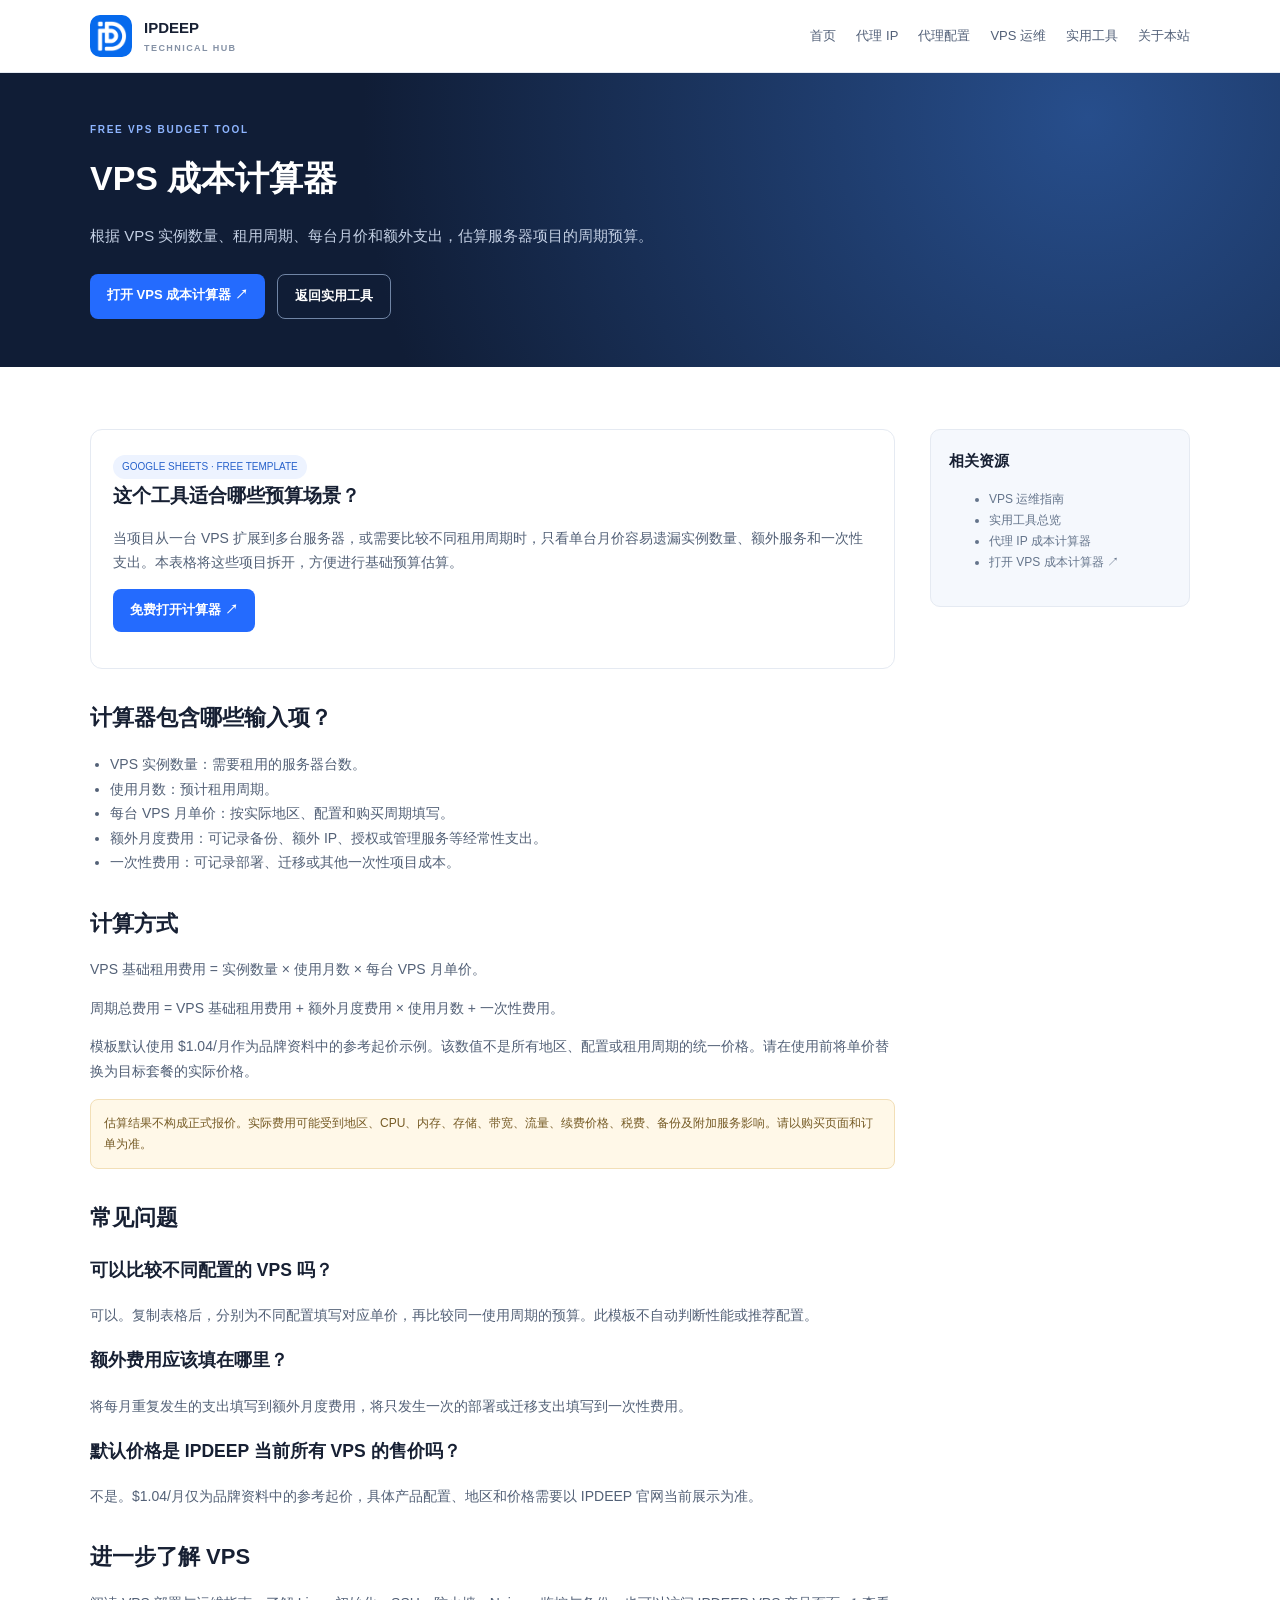
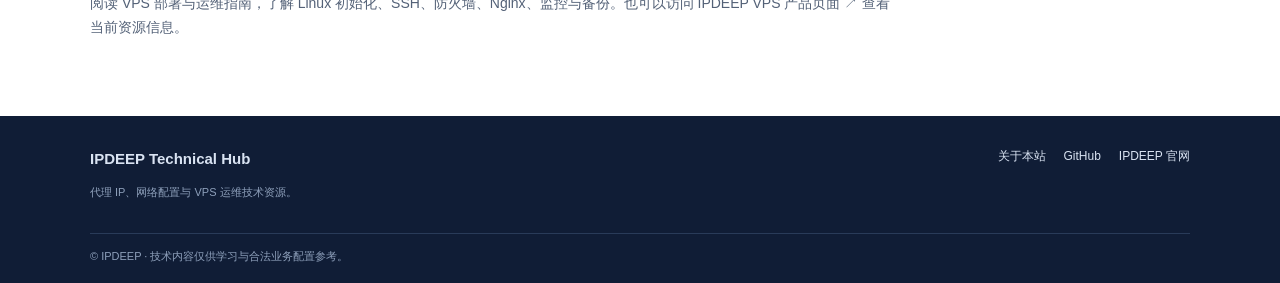
<file: site/vps-cost-calculator.html>
<!doctype html>
<html lang="zh-CN">
<head><meta charset="utf-8"><meta name="viewport" content="width=device-width,initial-scale=1">
<title>VPS 成本计算器：估算服务器租用与额外费用｜IPDEEP</title>
<meta name="description" content="使用免费的 VPS 成本计算器，按实例数量、租用月数、每台月价和额外费用估算服务器预算，适合 VPS 选型与项目成本规划。">
<meta name="robots" content="index,follow">
<link rel="canonical" href="https://ipdeep.github.io/residential-proxy-technical-guide/vps-cost-calculator.html">
<link rel="stylesheet" href="assets/style.css"></head>
<body>
<header class="site-header"><div class="container header-inner"><a class="brand" href="index.html"><img src="assets/200x200.png" alt="IPDEEP Logo" class="site-logo"><span>IPDEEP <small>TECHNICAL HUB</small></span></a><nav aria-label="主导航"><a href="index.html">首页</a><a href="proxy-ip.html">代理 IP</a><a href="configuration.html">代理配置</a><a href="vps.html">VPS 运维</a><a href="tools.html">实用工具</a><a href="about.html">关于本站</a></nav></div></header>
<section class="page-hero"><div class="container"><p class="eyebrow">FREE VPS BUDGET TOOL</p><h1>VPS 成本计算器</h1><p>根据 VPS 实例数量、租用周期、每台月价和额外支出，估算服务器项目的周期预算。</p><div class="actions"><a class="button primary" href="https://docs.google.com/spreadsheets/d/17qOTPLSH8zF1hm3-V_S6blJo3Av73Ac9824w0NBkkM0/edit?usp=sharing#gid=103" target="_blank" rel="noopener noreferrer">打开 VPS 成本计算器 ↗</a><a class="button secondary" href="tools.html">返回实用工具</a></div></div></section>
<main class="container section content-grid"><div class="content">
<article class="tool"><span class="pill">GOOGLE SHEETS · FREE TEMPLATE</span><h2>这个工具适合哪些预算场景？</h2><p>当项目从一台 VPS 扩展到多台服务器，或需要比较不同租用周期时，只看单台月价容易遗漏实例数量、额外服务和一次性支出。本表格将这些项目拆开，方便进行基础预算估算。</p><p><a class="button primary" href="https://docs.google.com/spreadsheets/d/17qOTPLSH8zF1hm3-V_S6blJo3Av73Ac9824w0NBkkM0/edit?usp=sharing#gid=103" target="_blank" rel="noopener noreferrer">免费打开计算器 ↗</a></p></article>
<h2>计算器包含哪些输入项？</h2><ul><li>VPS 实例数量：需要租用的服务器台数。</li><li>使用月数：预计租用周期。</li><li>每台 VPS 月单价：按实际地区、配置和购买周期填写。</li><li>额外月度费用：可记录备份、额外 IP、授权或管理服务等经常性支出。</li><li>一次性费用：可记录部署、迁移或其他一次性项目成本。</li></ul>
<h2>计算方式</h2><p>VPS 基础租用费用 = 实例数量 × 使用月数 × 每台 VPS 月单价。</p><p>周期总费用 = VPS 基础租用费用 + 额外月度费用 × 使用月数 + 一次性费用。</p>
<p>模板默认使用 $1.04/月作为品牌资料中的参考起价示例。该数值不是所有地区、配置或租用周期的统一价格。请在使用前将单价替换为目标套餐的实际价格。</p>
<div class="notice">估算结果不构成正式报价。实际费用可能受到地区、CPU、内存、存储、带宽、流量、续费价格、税费、备份及附加服务影响。请以购买页面和订单为准。</div>
<h2>常见问题</h2><h3>可以比较不同配置的 VPS 吗？</h3><p>可以。复制表格后，分别为不同配置填写对应单价，再比较同一使用周期的预算。此模板不自动判断性能或推荐配置。</p>
<h3>额外费用应该填在哪里？</h3><p>将每月重复发生的支出填写到额外月度费用，将只发生一次的部署或迁移支出填写到一次性费用。</p>
<h3>默认价格是 IPDEEP 当前所有 VPS 的售价吗？</h3><p>不是。$1.04/月仅为品牌资料中的参考起价，具体产品配置、地区和价格需要以 IPDEEP 官网当前展示为准。</p>
<h2>进一步了解 VPS</h2><p>阅读 <a href="vps.html">VPS 部署与运维指南</a>，了解 Linux 初始化、SSH、防火墙、Nginx、监控与备份。也可以访问 <a href="https://www.ipdeep.cn/vps?utm_source=github&utm_medium=referral&utm_campaign=technical_hub&utm_content=vps_cost_calculator">IPDEEP VPS 产品页面 ↗</a> 查看当前资源信息。</p>
</div><aside class="side"><b>相关资源</b><ul><li><a href="vps.html">VPS 运维指南</a></li><li><a href="tools.html">实用工具总览</a></li><li><a href="proxy-cost-calculator.html">代理 IP 成本计算器</a></li><li><a href="https://docs.google.com/spreadsheets/d/17qOTPLSH8zF1hm3-V_S6blJo3Av73Ac9824w0NBkkM0/edit?usp=sharing#gid=103" target="_blank" rel="noopener noreferrer">打开 VPS 成本计算器 ↗</a></li></ul></aside></main>
<footer><div class="container footer-inner"><div><b>IPDEEP Technical Hub</b><p>代理 IP、网络配置与 VPS 运维技术资源。</p></div><div class="footer-nav"><a href="about.html">关于本站</a><a href="https://github.com/IPDEEP">GitHub</a><a href="https://www.ipdeep.cn/">IPDEEP 官网</a></div></div><div class="container copyright">© IPDEEP · 技术内容仅供学习与合法业务配置参考。</div></footer>
</body></html>
</file>
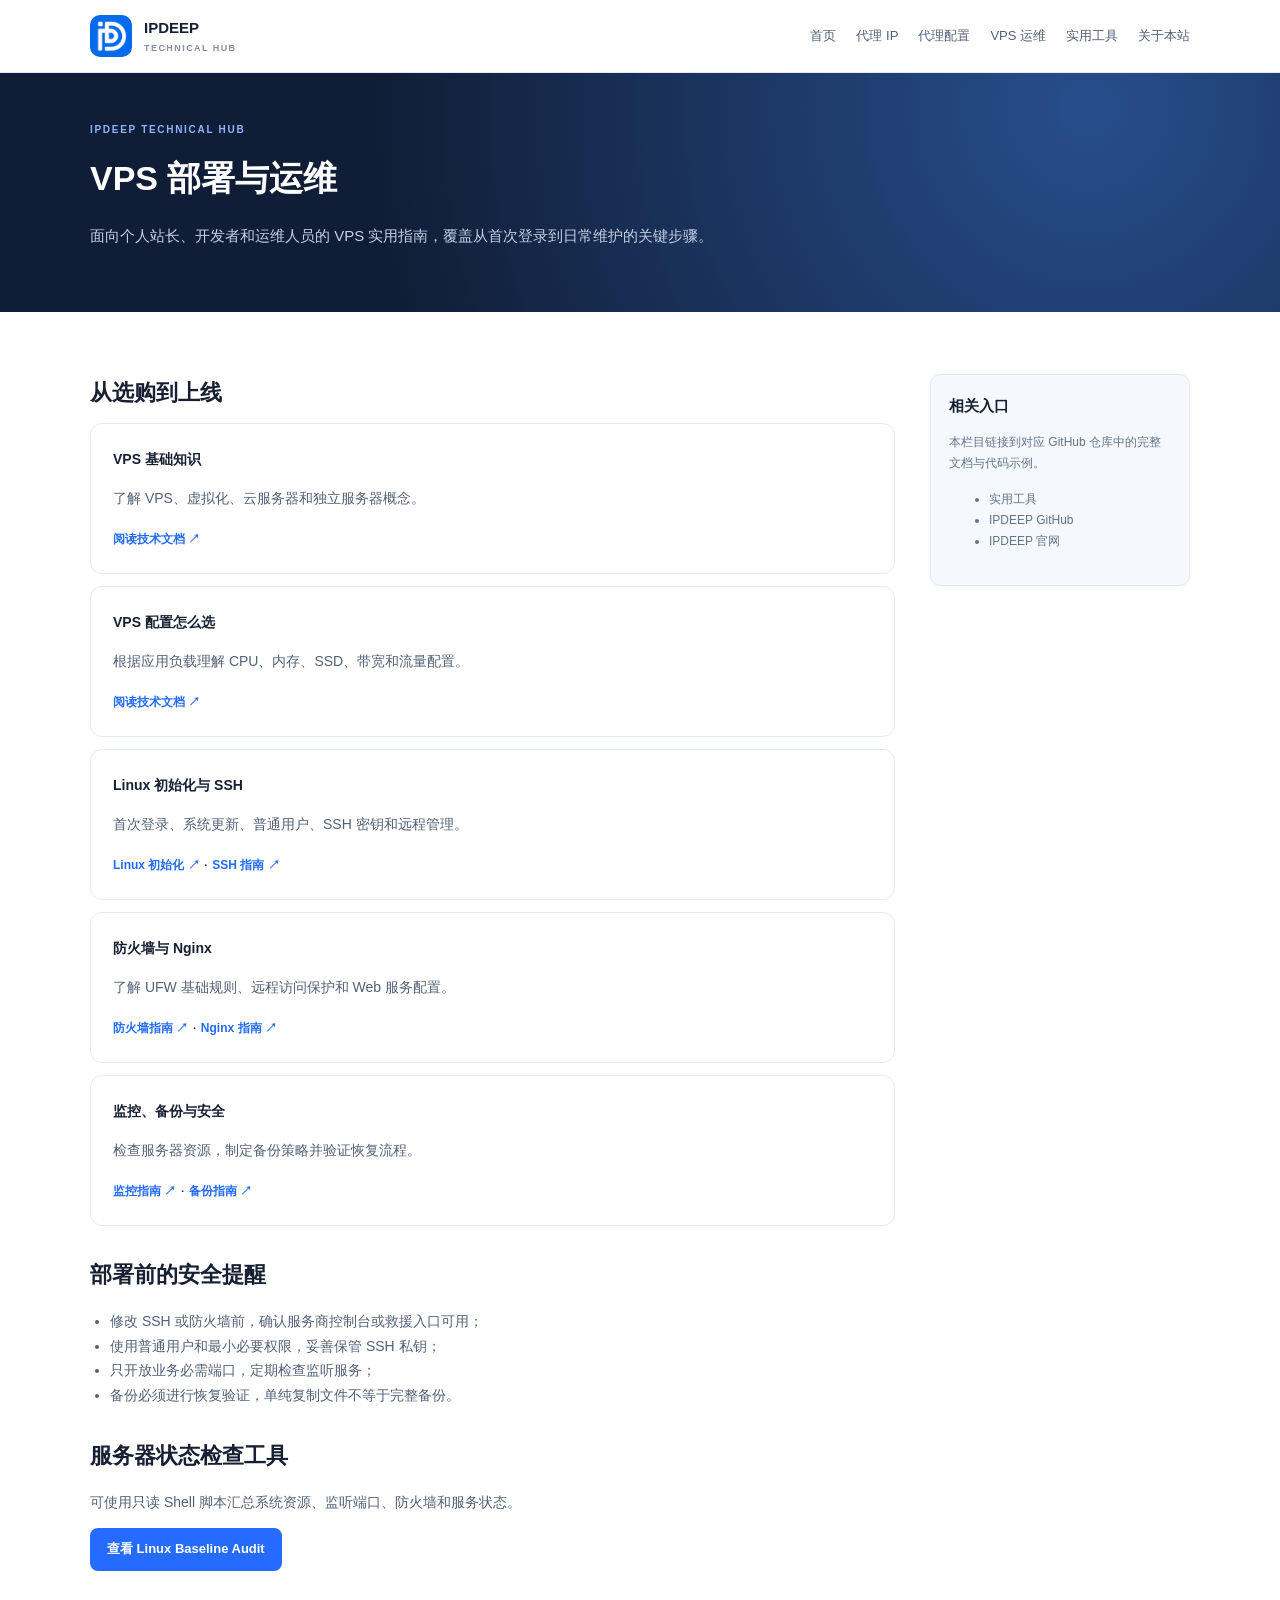
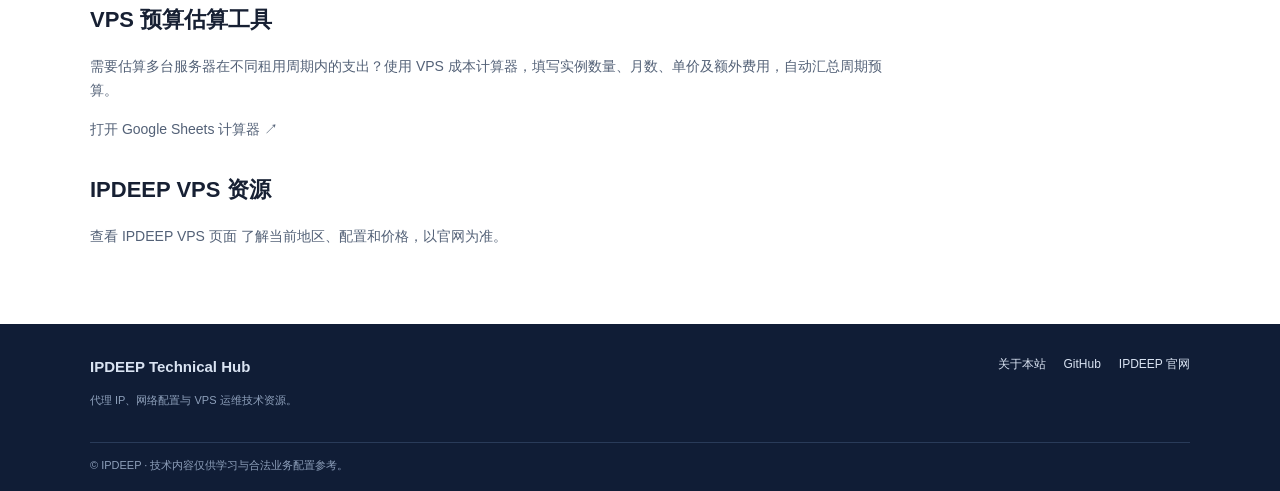
<file: site/vps.html>
<!doctype html><html lang="zh-CN"><head><meta charset="utf-8"><meta name="viewport" content="width=device-width,initial-scale=1"><title>VPS 部署与运维｜Linux、SSH、防火墙、Nginx 与备份 - IPDEEP</title><meta name="description" content="VPS 入门和配置选型、Linux 初始化、SSH 远程连接、防火墙、Nginx 网站部署、资源监控、备份与基础安全指南。"><meta name="robots" content="index,follow"><link rel="canonical" href="https://ipdeep.github.io/residential-proxy-technical-guide/vps.html"><link rel="stylesheet" href="assets/style.css"></head><body><header class="site-header"><div class="container header-inner"><a class="brand" href="index.html"><img src="assets/200x200.png" alt="IPDEEP Logo" class="site-logo"><span>IPDEEP <small>TECHNICAL HUB</small></span></a><nav aria-label="主导航"><a href="index.html">首页</a><a href="proxy-ip.html">代理 IP</a><a href="configuration.html">代理配置</a><a href="vps.html">VPS 运维</a><a href="tools.html">实用工具</a><a href="about.html">关于本站</a></nav></div></header><section class="page-hero"><div class="container"><p class="eyebrow">IPDEEP TECHNICAL HUB</p><h1>VPS 部署与运维</h1><p>面向个人站长、开发者和运维人员的 VPS 实用指南，覆盖从首次登录到日常维护的关键步骤。</p></div></section><main class="container section content-grid"><div class="content"><h2>从选购到上线</h2><div class="resource-list"><div class="resource"><b>VPS 基础知识</b><p>了解 VPS、虚拟化、云服务器和独立服务器概念。</p><a href="https://github.com/IPDEEP/vps-deployment-handbook/blob/main/docs/01-vps-basics.md">阅读技术文档 ↗</a></div><div class="resource"><b>VPS 配置怎么选</b><p>根据应用负载理解 CPU、内存、SSD、带宽和流量配置。</p><a href="https://github.com/IPDEEP/vps-deployment-handbook/blob/main/docs/02-vps-selection-guide.md">阅读技术文档 ↗</a></div><div class="resource"><b>Linux 初始化与 SSH</b><p>首次登录、系统更新、普通用户、SSH 密钥和远程管理。</p><a href="https://github.com/IPDEEP/vps-deployment-handbook/blob/main/docs/03-linux-initial-setup.md">Linux 初始化 ↗</a> · <a href="https://github.com/IPDEEP/vps-deployment-handbook/blob/main/docs/04-ssh-remote-access.md">SSH 指南 ↗</a></div><div class="resource"><b>防火墙与 Nginx</b><p>了解 UFW 基础规则、远程访问保护和 Web 服务配置。</p><a href="https://github.com/IPDEEP/vps-deployment-handbook/blob/main/docs/06-firewall-basics.md">防火墙指南 ↗</a> · <a href="https://github.com/IPDEEP/vps-deployment-handbook/blob/main/docs/08-nginx-basics.md">Nginx 指南 ↗</a></div><div class="resource"><b>监控、备份与安全</b><p>检查服务器资源，制定备份策略并验证恢复流程。</p><a href="https://github.com/IPDEEP/vps-deployment-handbook/blob/main/docs/09-monitoring-and-resource-checks.md">监控指南 ↗</a> · <a href="https://github.com/IPDEEP/vps-deployment-handbook/blob/main/docs/10-backup-and-recovery.md">备份指南 ↗</a></div></div><h2>部署前的安全提醒</h2><ul><li>修改 SSH 或防火墙前，确认服务商控制台或救援入口可用；</li><li>使用普通用户和最小必要权限，妥善保管 SSH 私钥；</li><li>只开放业务必需端口，定期检查监听服务；</li><li>备份必须进行恢复验证，单纯复制文件不等于完整备份。</li></ul><h2>服务器状态检查工具</h2><p>可使用只读 Shell 脚本汇总系统资源、监听端口、防火墙和服务状态。</p><p><a class="button primary" href="tools.html#vps-audit">查看 Linux Baseline Audit</a></p><h2>VPS 预算估算工具</h2><p>需要估算多台服务器在不同租用周期内的支出？使用 <a href="vps-cost-calculator.html">VPS 成本计算器</a>，填写实例数量、月数、单价及额外费用，自动汇总周期预算。</p><p><a href="https://docs.google.com/spreadsheets/d/17qOTPLSH8zF1hm3-V_S6blJo3Av73Ac9824w0NBkkM0/edit?usp=sharing#gid=103" target="_blank" rel="noopener noreferrer">打开 Google Sheets 计算器 ↗</a></p><h2>IPDEEP VPS 资源</h2><p>查看 <a href="https://www.ipdeep.cn/vps?utm_source=github&utm_medium=referral&utm_campaign=technical_hub&utm_content=vps">IPDEEP VPS 页面</a> 了解当前地区、配置和价格，以官网为准。</p></div><aside class="side"><b>相关入口</b><p>本栏目链接到对应 GitHub 仓库中的完整文档与代码示例。</p><ul><li><a href="tools.html">实用工具</a></li><li><a href="https://github.com/IPDEEP">IPDEEP GitHub</a></li><li><a href="https://www.ipdeep.cn/">IPDEEP 官网</a></li></ul></aside></main><footer><div class="container footer-inner"><div><b>IPDEEP Technical Hub</b><p>代理 IP、网络配置与 VPS 运维技术资源。</p></div><div class="footer-nav"><a href="about.html">关于本站</a><a href="https://github.com/IPDEEP">GitHub</a><a href="https://www.ipdeep.cn/">IPDEEP 官网</a></div></div><div class="container copyright">© IPDEEP · 技术内容仅供学习与合法业务配置参考。</div></footer></body></html>
</file>
<file: site/assets/style.css>
:root{--ink:#172033;--muted:#64748b;--line:#e5eaf2;--blue:#246bfe;--soft:#f5f8fd;--navy:#101d36}*{box-sizing:border-box}body{margin:0;color:var(--ink);font:15px/1.75 Inter,-apple-system,BlinkMacSystemFont,"Segoe UI","PingFang SC","Microsoft YaHei",sans-serif}a{color:inherit;text-decoration:none}.container{width:min(1100px,calc(100% - 36px));margin:auto}.site-header{border-bottom:1px solid var(--line);background:white}.header-inner{min-height:72px;display:flex;align-items:center;justify-content:space-between;gap:20px}.brand{font-weight:850;display:flex;gap:10px;align-items:center}.brand-mark{background:var(--blue);color:#fff;border-radius:10px;padding:7px 10px}.brand small{display:block;font-size:9px;letter-spacing:.16em;color:#8491a5}.site-header nav{display:flex;gap:20px;flex-wrap:wrap}.site-header nav a{font-size:13px;color:#526078}.site-header nav a:hover{color:var(--blue)}.hero,.page-hero{background:radial-gradient(circle at 85% 15%,#274e8c,#101d36 65%);color:#fff}.hero{padding:76px 0}.hero-grid{display:grid;grid-template-columns:1.2fr .8fr;gap:55px;align-items:center}.eyebrow{font-size:10px;letter-spacing:.17em;font-weight:800;color:var(--blue);margin:0 0 10px}.hero .eyebrow,.page-hero .eyebrow{color:#8eb5ff}.hero h1{font-size:clamp(34px,4.4vw,52px);line-height:1.2;margin:0 0 20px}.hero h1 span{color:#91b9ff}.hero-copy{color:#c4d0e4;max-width:650px}.actions{display:flex;gap:12px;margin-top:25px;flex-wrap:wrap}.button{display:inline-block;border-radius:8px;padding:10px 17px;font-size:13px;font-weight:750}.primary{background:var(--blue);color:white}.secondary{border:1px solid #7085a5;color:#fff}.hero-note{font-size:11px;color:#91a4c0;margin-top:20px}.terminal{background:#0b172b;border:1px solid #3a5275;border-radius:14px;padding:24px;font:13px/2 ui-monospace,monospace;box-shadow:0 20px 60px #07102070}.terminal b{color:#75a8ff}.terminal span{color:#dce6f6}.section{padding:62px 0}.soft{background:var(--soft)}.heading{display:flex;justify-content:space-between;align-items:end;gap:24px;margin-bottom:24px}.heading h2{margin:0;font-size:27px}.heading p{color:var(--muted);font-size:13px;max-width:390px}.cards{display:grid;grid-template-columns:repeat(3,1fr);gap:17px}.card,.resource,.tool{border:1px solid var(--line);border-radius:12px;padding:22px;background:white}.card h3{margin:14px 0 5px}.card p,.resource p,.tool p{color:var(--muted);font-size:13px}.num{color:var(--blue);background:#edf3ff;border-radius:9px;padding:8px 10px;font-size:12px;font-weight:800;display:inline-block}.tag{font-size:10px;color:#8190a7;letter-spacing:.15em;font-weight:800}.text-link{font-size:12px;color:var(--blue);font-weight:750}.tool-list{border-top:1px solid var(--line)}.tool-row{display:flex;align-items:center;gap:18px;padding:17px 8px;border-bottom:1px solid var(--line)}.tool-row>span:nth-child(2){flex:1}.tool-row b,.tool-row small{display:block}.tool-row small{color:var(--muted);font-size:12px}.tool-type{font-size:11px;background:#eaf0f8;padding:3px 10px;border-radius:20px}.cta{background:linear-gradient(110deg,#173d82,#236bdf);color:white;padding:32px;border-radius:14px;display:flex;align-items:center;justify-content:space-between;gap:25px}.cta p{color:#d7e4ff;font-size:13px;max-width:680px}.cta .eyebrow{color:#b7d0ff}.light{background:white;color:#164fc5}footer{background:var(--navy);color:#d9e3f2;padding:30px 0 16px}.footer-inner{display:flex;justify-content:space-between;gap:25px}.footer-inner p,.copyright{color:#8ea0bb;font-size:11px}.footer-nav{display:flex;gap:18px;font-size:12px}.copyright{border-top:1px solid #293b59;padding-top:13px;margin-top:20px}.page-hero{padding:48px 0}.page-hero h1{font-size:34px;margin:0 0 8px}.page-hero p{color:#c4d0e4;max-width:780px}.content-grid{display:grid;grid-template-columns:minmax(0,1fr) 260px;gap:35px}.content h2{font-size:22px;margin:30px 0 10px}.content h2:first-child{margin-top:0}.content p,.content li{font-size:14px;color:#536177}.content ul{padding-left:20px}.resource-list{display:grid;gap:12px}.resource b{font-size:14px}.resource a{font-size:12px;color:var(--blue);font-weight:750}.side{background:var(--soft);border:1px solid var(--line);border-radius:10px;padding:18px;align-self:start}.side p,.side li{font-size:12px;color:var(--muted)}.notice{background:#fff8e8;border:1px solid #f2dfb7;color:#765b25;border-radius:8px;padding:13px;font-size:12px;margin:16px 0}.tool{margin-bottom:15px}.tool h2{margin:0 0 6px;font-size:19px}.code{display:block;background:#101d36;color:#e2eaf7;padding:12px 14px;border-radius:8px;overflow:auto;font:12px/1.7 ui-monospace,monospace}.pill{display:inline-block;background:#edf3ff;color:#2862cb;padding:3px 9px;border-radius:20px;font-size:10px}@media(max-width:780px){.header-inner{align-items:flex-start;flex-direction:column;padding:13px 0}.site-header nav{gap:14px}.hero-grid,.content-grid{grid-template-columns:1fr}.hero{padding:52px 0}.cards{grid-template-columns:1fr}.heading{align-items:flex-start;flex-direction:column}.cta,.footer-inner{align-items:flex-start;flex-direction:column}.tool-row{gap:10px}.tool-type{display:none}}.brand {
  display: flex;
  align-items: center;
  gap: 12px;
}

.site-logo {
  width: 42px;
  height: 42px;
  border-radius: 10px;
  display: block;
  object-fit: cover;
}

.brand-mark {
  display: none;
}
</file>
